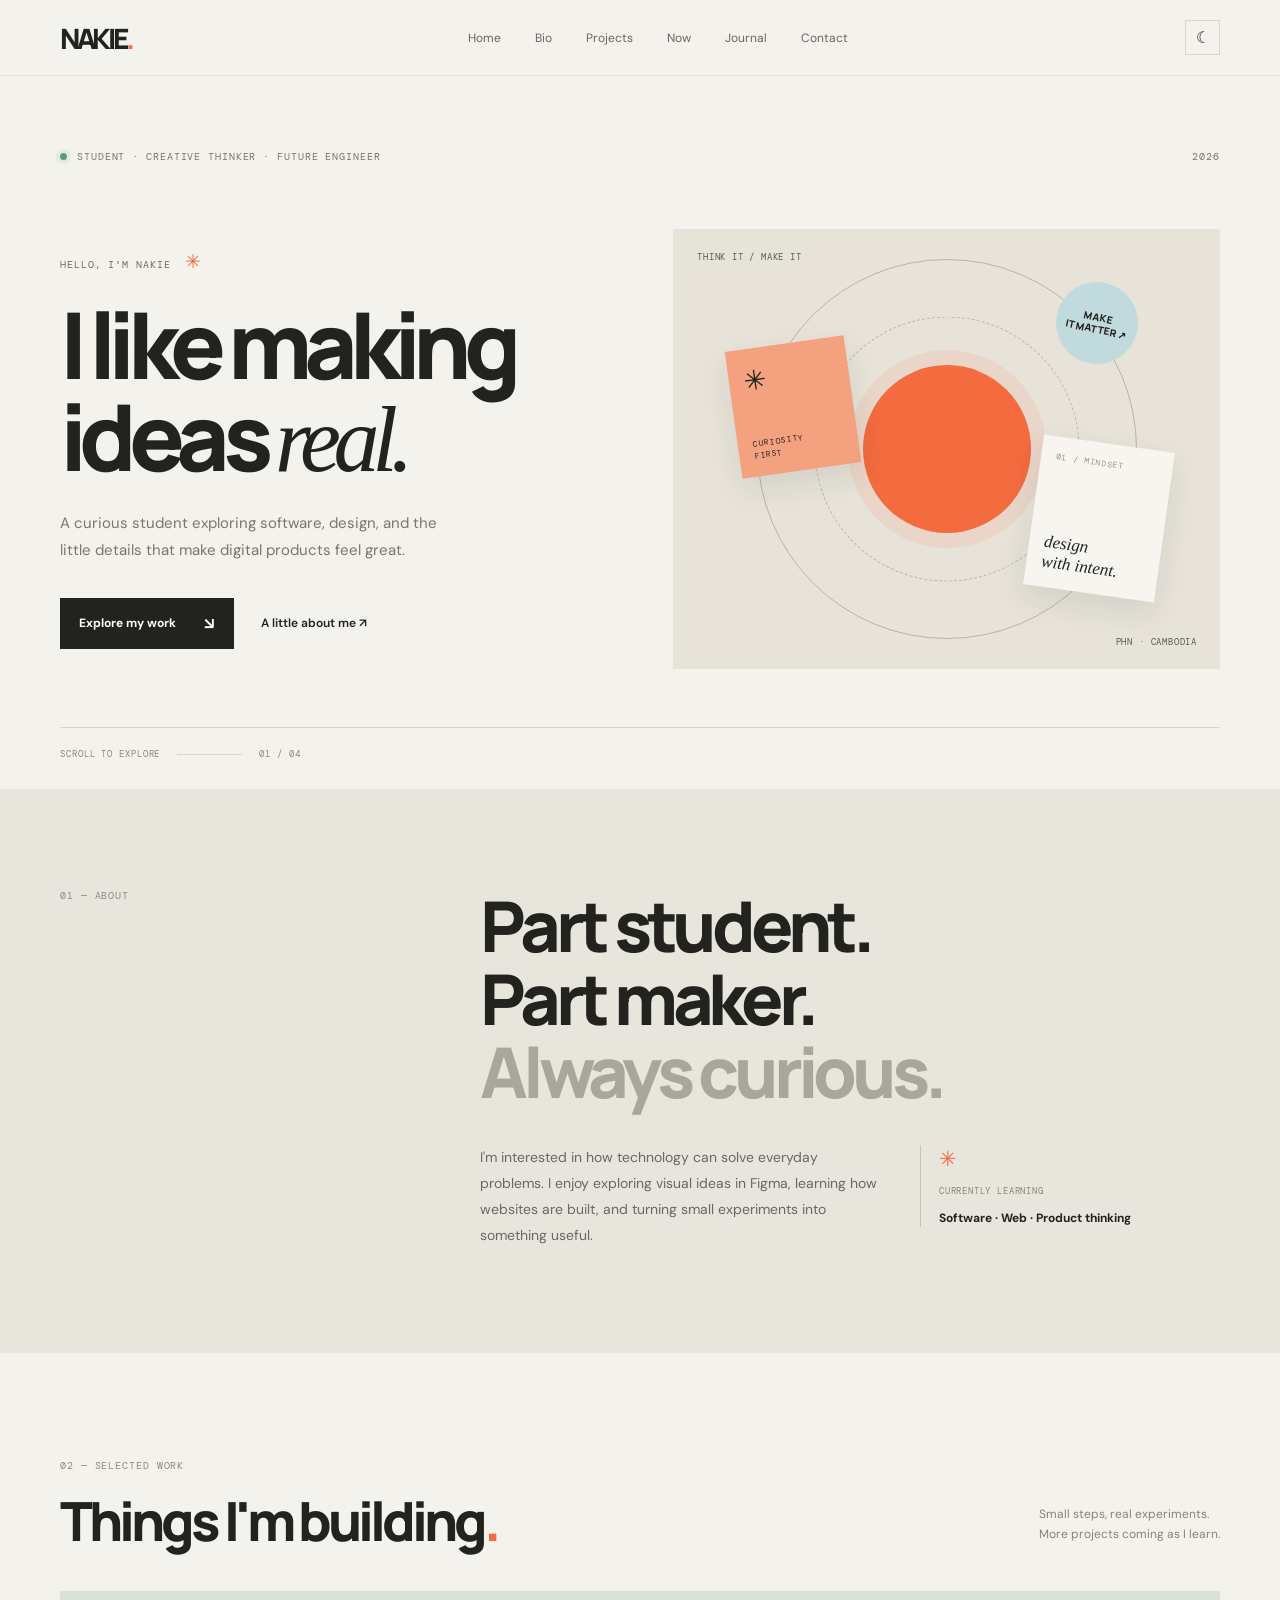
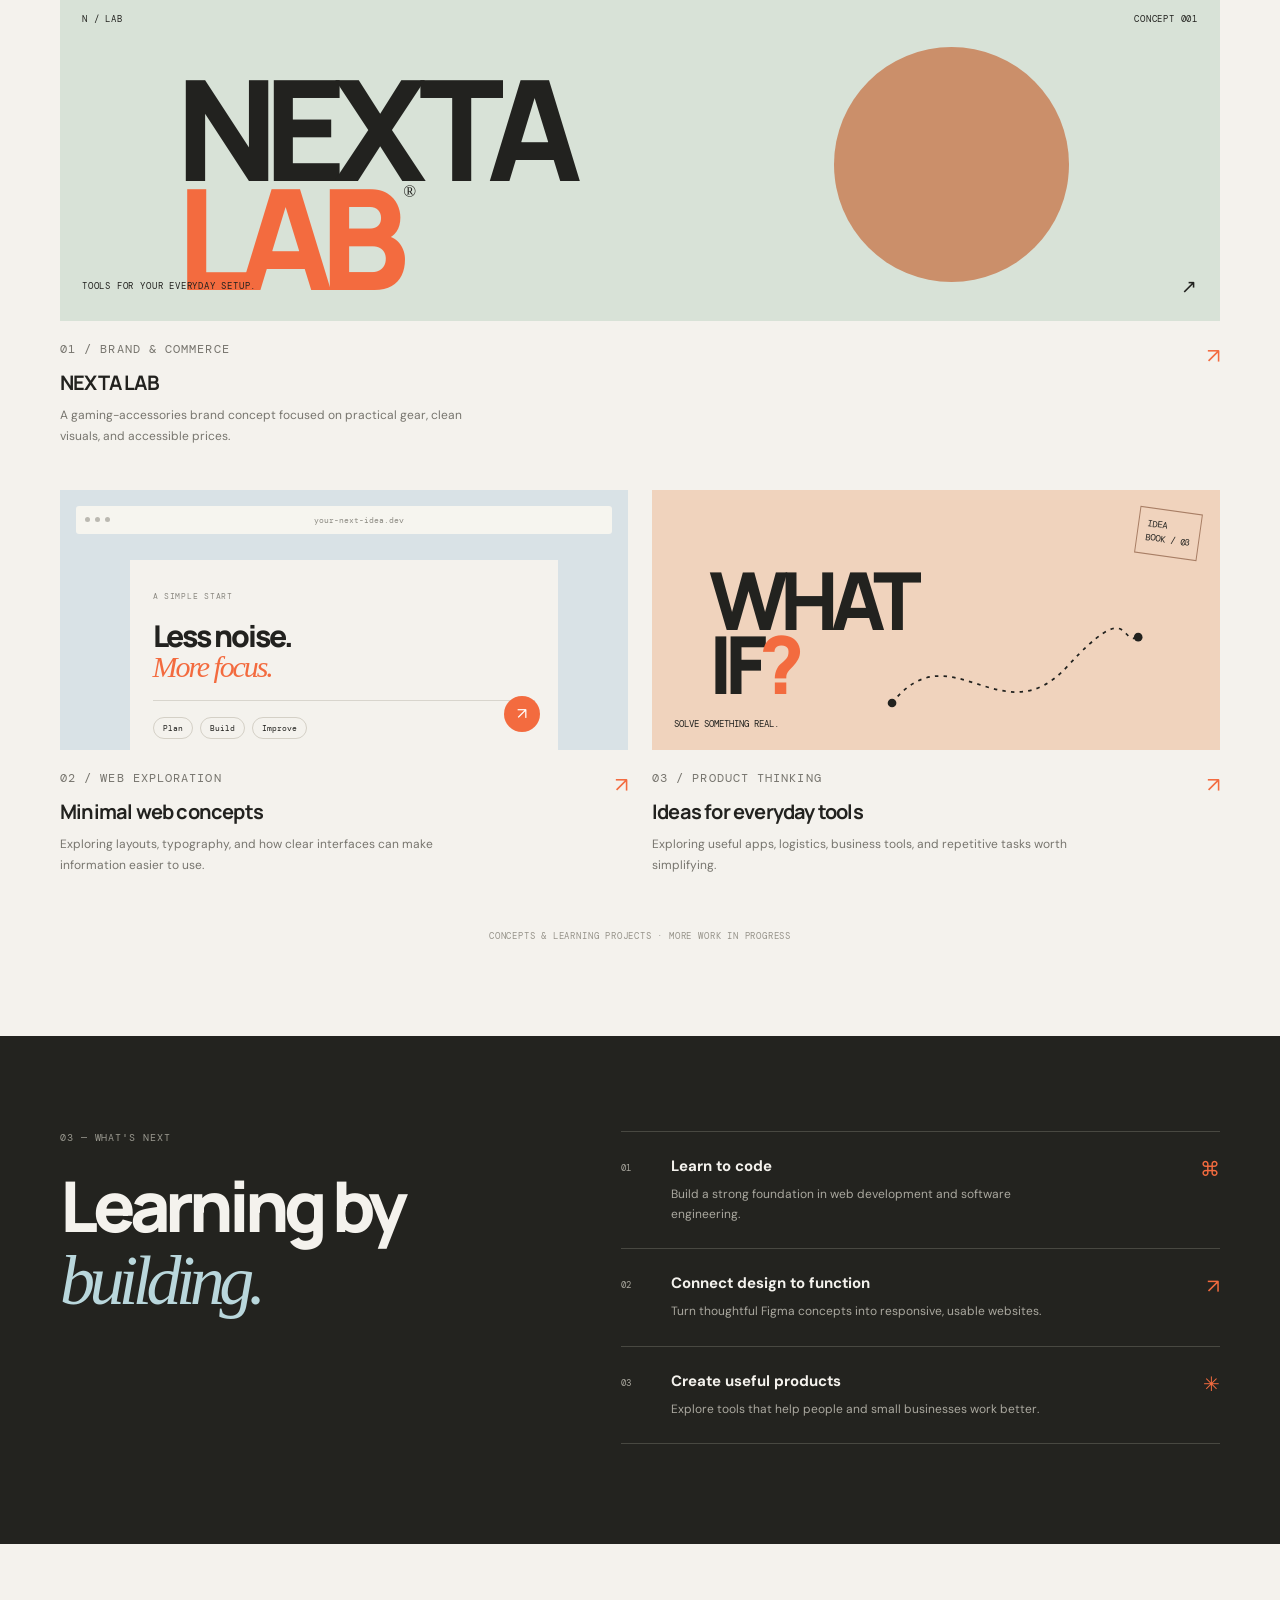
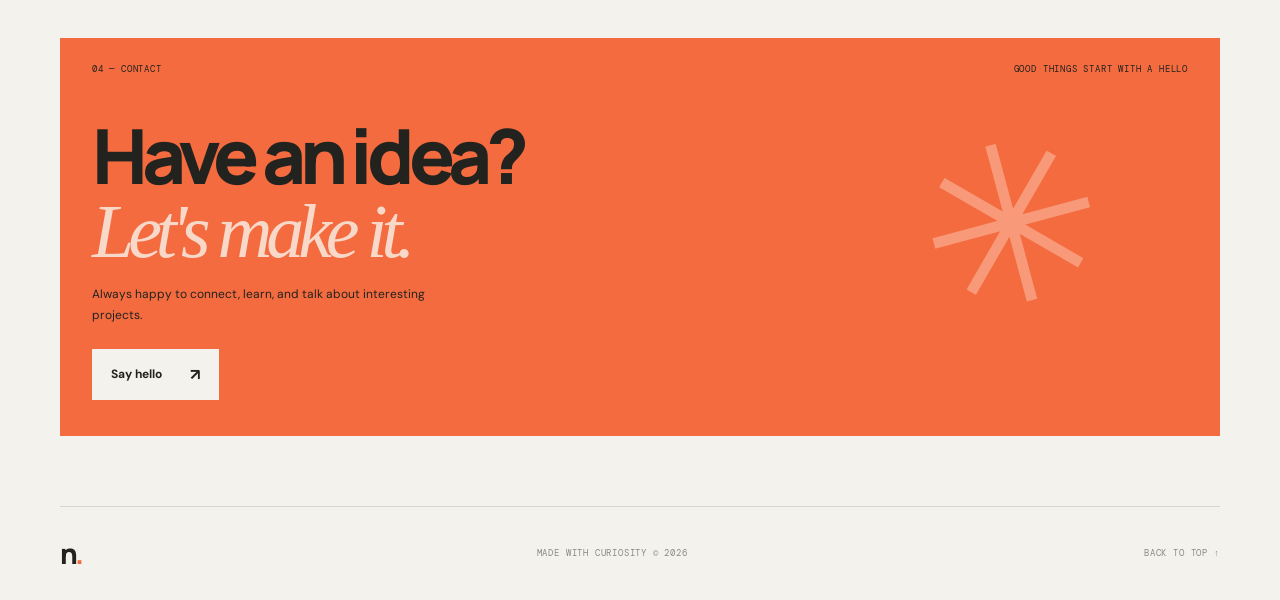
<file: index.html>
<!DOCTYPE html>
<html lang="en">
<head>
  <meta charset="UTF-8">
  <meta name="viewport" content="width=device-width, initial-scale=1.0">
  <meta name="theme-color" content="#f4f2ed">
  <meta name="description" content="Nakie's personal portfolio, exploring software, design, and digital products.">
  <title>Nakie — Making Ideas Real</title>

  <link rel="preconnect" href="https://fonts.googleapis.com">
  <link rel="preconnect" href="https://fonts.gstatic.com" crossorigin>
  <link href="https://fonts.googleapis.com/css2?family=DM+Mono&family=DM+Sans:wght@400;500;600;700&family=Manrope:wght@400;500;600;700;800&display=swap" rel="stylesheet">

  <link rel="stylesheet" href="style.css">
  <script src="script.js" defer></script>
</head>
<body>

<header class="navbar">
  <a href="index.html" class="logo">NAKIE<span class="orange">.</span></a>

  <nav class="nav-links" data-nav-links>
    <a href="index.html">Home</a>
    <a href="bio.html">Bio</a>
    <a href="projects.html">Projects</a>
    <a href="now.html">Now</a>
    <a href="journal.html">Journal</a>
    <a href="contact.html">Contact</a>
  </nav>

  <div class="nav-actions">
    <button
      class="theme-toggle"
      data-theme-toggle
      type="button"
      aria-label="Toggle dark mode"
    >◐</button>

    <button
      class="menu-toggle"
      data-menu-toggle
      type="button"
      aria-label="Toggle navigation"
      aria-expanded="false"
    >☰</button>
  </div>
</header>


  <main>
    <section class="hero section" id="home">
      <div class="status">
        <span class="status-dot"></span>
        STUDENT · CREATIVE THINKER · FUTURE ENGINEER
        <span class="status-year">2026</span>
      </div>

      <div class="hero-grid">
        <div class="hero-content">
          <p class="eyebrow">HELLO, I'M NAKIE <span class="orange">✳</span></p>

          <h1>I like making<br>ideas <span class="serif">real.</span></h1>

          <p class="hero-description">
            A curious student exploring software, design, and the little
            details that make digital products feel great.
          </p>

          <div class="hero-actions">
            <a href="#work" class="button button-dark">
              Explore my work <span>↘</span>
            </a>
            <a href="#about" class="text-link">A little about me ↗</a>
          </div>
        </div>

        <div class="hero-art" aria-label="Abstract creative composition">
          <span class="art-label top-label">THINK IT / MAKE IT</span>

          <div class="orbit orbit-one"></div>
          <div class="orbit orbit-two"></div>
          <div class="sun"></div>

          <div class="art-card card-orange">
            <span class="card-symbol">✳</span>
            <span class="small-mono">CURIOSITY<br>FIRST</span>
          </div>

          <div class="art-card card-paper">
            <span class="small-mono">01 / MINDSET</span>
            <span class="paper-text">design<br>with intent.</span>
          </div>

          <div class="art-sticker">MAKE<br>IT MATTER ↗</div>
          <span class="art-label bottom-label">PHN · CAMBODIA</span>
        </div>
      </div>

      <div class="hero-bottom">
        <span>SCROLL TO EXPLORE</span>
        <span class="scroll-line"></span>
        <span>01 / 04</span>
      </div>
    </section>

    <section class="about section" id="about">
      <p class="section-label">01 — ABOUT</p>

      <div class="about-content">
        <h2>Part student.<br>Part maker.<br><span class="muted">Always curious.</span></h2>

        <div class="about-bottom">
          <p>
            I'm interested in how technology can solve everyday problems.
            I enjoy exploring visual ideas in Figma, learning how websites
            are built, and turning small experiments into something useful.
          </p>

          <div class="learning-note">
            <span class="orange note-star">✳</span>
            <span class="small-mono">CURRENTLY LEARNING</span>
            <strong>Software · Web · Product thinking</strong>
          </div>
        </div>
      </div>
    </section>

    <section class="work section" id="work">
      <div class="section-heading">
        <div>
          <p class="section-label">02 — SELECTED WORK</p>
          <h2>Things I'm building<span class="orange">.</span></h2>
        </div>

        <p class="heading-note">
          Small steps, real experiments.<br>
          More projects coming as I learn.
        </p>
      </div>

      <div class="project-grid">
        <article class="project project-featured">
          <a href="#contact" class="project-visual nexta-visual" aria-label="Discuss the NEXTA LAB project">
            <div class="visual-top">
              <span>N / LAB</span>
              <span>CONCEPT 001</span>
            </div>

            <div class="nexta-type">NEXTA<br><span>LAB</span><sup>®</sup></div>
            <div class="nexta-orb"></div>

            <div class="visual-bottom">
              <span>TOOLS FOR YOUR EVERYDAY SETUP.</span>
              <span>↗</span>
            </div>
          </a>

          <div class="project-info">
            <div>
              <p class="project-type">01 / BRAND & COMMERCE</p>
              <h3>NEXTA LAB</h3>
              <p>
                A gaming-accessories brand concept focused on practical gear,
                clean visuals, and accessible prices.
              </p>
            </div>
            <span class="project-arrow">↗</span>
          </div>
        </article>

        <article class="project">
          <div class="project-visual interface-visual">
            <div class="browser-bar">
              <span></span><span></span><span></span>
              <small>your-next-idea.dev</small>
            </div>

            <div class="ui-content">
              <span class="small-mono">A SIMPLE START</span>
              <h3>Less noise.<br><em>More focus.</em></h3>
              <div class="ui-line"></div>
              <div class="ui-pills">
                <span>Plan</span><span>Build</span><span>Improve</span>
              </div>
              <div class="ui-circle">↗</div>
            </div>
          </div>

          <div class="project-info">
            <div>
              <p class="project-type">02 / WEB EXPLORATION</p>
              <h3>Minimal web concepts</h3>
              <p>
                Exploring layouts, typography, and how clear interfaces
                can make information easier to use.
              </p>
            </div>
            <span class="project-arrow">↗</span>
          </div>
        </article>

        <article class="project">
          <div class="project-visual idea-visual">
            <span class="idea-stamp">IDEA<br>BOOK / 03</span>
            <div class="idea-big">WHAT<br>IF<span>?</span></div>

            <svg class="idea-path" viewBox="0 0 300 120" aria-hidden="true">
              <path d="M8 90 C75 5 135 130 210 48 S270 25 292 14"
                    fill="none" stroke="currentColor"
                    stroke-width="2" stroke-dasharray="4 6"/>
              <circle cx="8" cy="90" r="5" fill="currentColor"/>
              <circle cx="292" cy="14" r="5" fill="currentColor"/>
            </svg>

            <span class="idea-footer">SOLVE SOMETHING REAL.</span>
          </div>

          <div class="project-info">
            <div>
              <p class="project-type">03 / PRODUCT THINKING</p>
              <h3>Ideas for everyday tools</h3>
              <p>
                Exploring useful apps, logistics, business tools,
                and repetitive tasks worth simplifying.
              </p>
            </div>
            <span class="project-arrow">↗</span>
          </div>
        </article>
      </div>

      <p class="project-disclaimer">
        CONCEPTS & LEARNING PROJECTS · MORE WORK IN PROGRESS
      </p>
    </section>

    <section class="future section" id="future">
      <div class="future-heading">
        <p class="section-label">03 — WHAT'S NEXT</p>
        <h2>Learning by<br><span class="serif">building.</span></h2>
      </div>

      <div class="future-list">
        <article class="future-item">
          <span class="future-number">01</span>
          <div>
            <h3>Learn to code</h3>
            <p>Build a strong foundation in web development and software engineering.</p>
          </div>
          <span class="future-icon">⌘</span>
        </article>

        <article class="future-item">
          <span class="future-number">02</span>
          <div>
            <h3>Connect design to function</h3>
            <p>Turn thoughtful Figma concepts into responsive, usable websites.</p>
          </div>
          <span class="future-icon">↗</span>
        </article>

        <article class="future-item">
          <span class="future-number">03</span>
          <div>
            <h3>Create useful products</h3>
            <p>Explore tools that help people and small businesses work better.</p>
          </div>
          <span class="future-icon">✳</span>
        </article>
      </div>
    </section>

    <section class="contact section" id="contact">
      <div class="contact-panel">
        <div class="contact-top">
          <span>04 — CONTACT</span>
          <span>GOOD THINGS START WITH A HELLO</span>
        </div>

        <h2>Have an idea?<br><span class="serif">Let's make it.</span></h2>

        <p>
          Always happy to connect, learn, and talk about interesting projects.
        </p>

        <!-- Replace this email with your real email address. -->
        <a class="button button-light" href="mailto:hello@example.com">
          Say hello <span>↗</span>
        </a>

        <div class="contact-spark">✳</div>
      </div>
    </section>
  </main>

  <footer class="footer section">
    <a href="#home" class="logo">n<span>.</span></a>
    <span>MADE WITH CURIOSITY © 2026</span>
    <a href="#home" class="back-top">BACK TO TOP ↑</a>
  </footer>
</body>
</html>
</file>
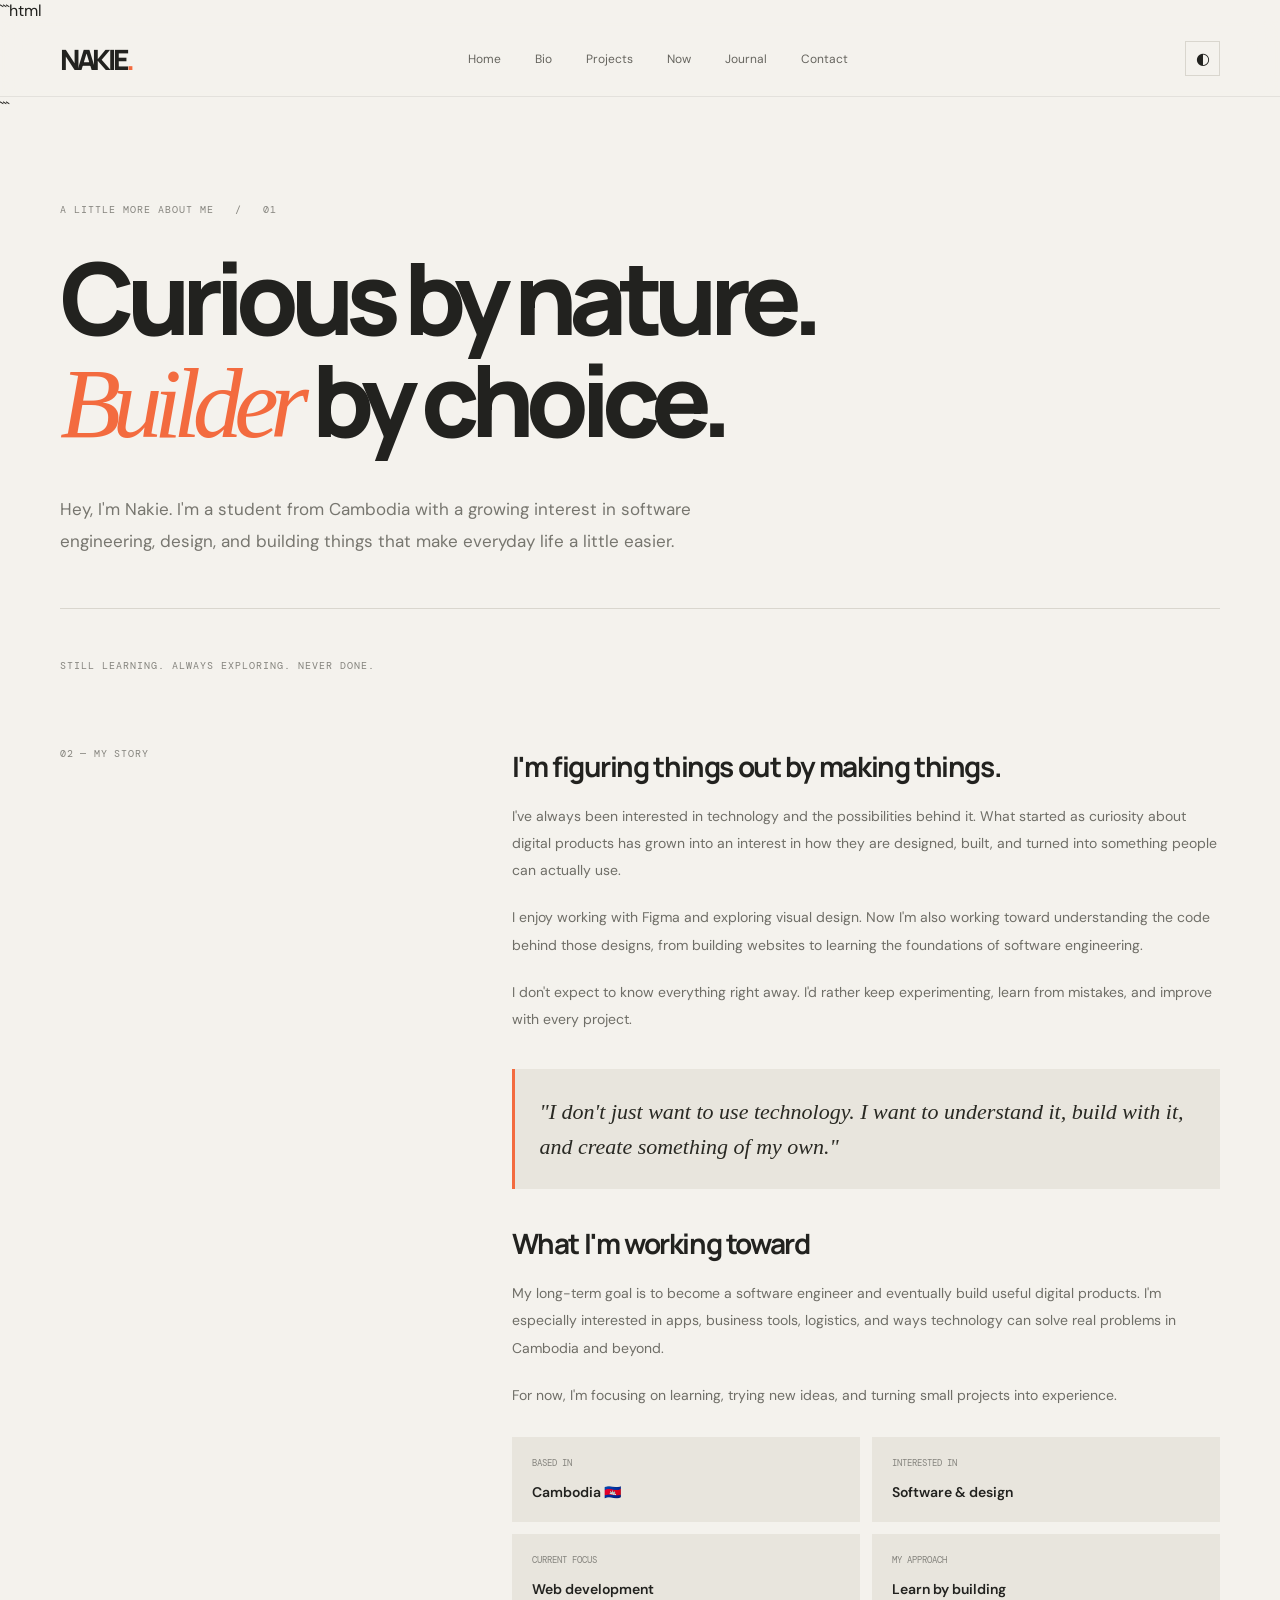
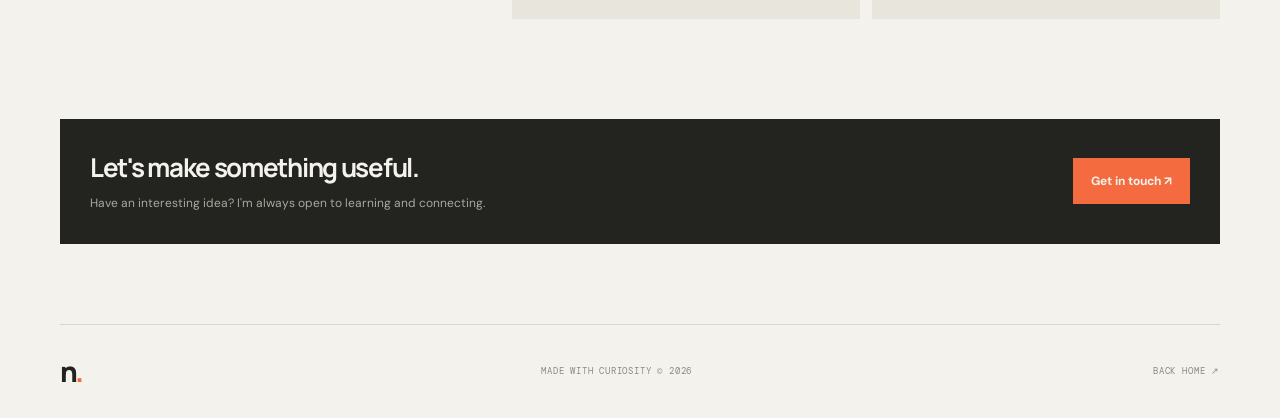
<file: bio.html>
<!DOCTYPE html>
<html lang="en">
<head>
  <meta charset="UTF-8">
  <meta name="viewport" content="width=device-width, initial-scale=1.0">
  <meta name="theme-color" content="#f4f2ed">
  <title>About Me — Nakie</title>
  <link rel="preconnect" href="https://fonts.googleapis.com">
  <link rel="preconnect" href="https://fonts.gstatic.com" crossorigin>
  <link href="https://fonts.googleapis.com/css2?family=DM+Mono&family=DM+Sans:wght@400;500;600;700&family=Manrope:wght@400;500;600;700;800&display=swap" rel="stylesheet">
  <link rel="stylesheet" href="style.css">
  <style>
    .bio-hero { padding: 85px 0 75px; }
    .bio-label { font: 10px "DM Mono", monospace; letter-spacing: .1em; color: #85847e; }
    .bio-hero h1 { font: 800 clamp(54px, 8vw, 100px)/.98 "Manrope", sans-serif; letter-spacing: -.085em; margin: 32px 0; }
    .bio-hero h1 em { font: italic 400 1em Georgia, serif; color: #f36b3f; }
    .bio-lead { max-width: 650px; color: #77766f; font-size: 17px; line-height: 1.9; }
    .bio-divider { height: 1px; background: #d9d6ce; margin: 50px 0; }
    .bio-layout { display: grid; grid-template-columns: .7fr 1.3fr; gap: 70px; padding-bottom: 100px; }
    .bio-sidebar { font: 10px "DM Mono", monospace; letter-spacing: .08em; color: #85847e; }
    .bio-content h2 { font: 700 28px "Manrope", sans-serif; letter-spacing: -.05em; margin-bottom: 18px; }
    .bio-content p { color: #6f6e67; font-size: 14px; line-height: 1.95; margin-bottom: 20px; }
    .bio-highlight { margin: 35px 0; padding: 25px; background: #e8e5dd; border-left: 3px solid #f36b3f; }
    .bio-highlight p { margin: 0; font: italic 22px/1.6 Georgia, serif; color: #292923; }
    .bio-facts { display: grid; grid-template-columns: 1fr 1fr; gap: 12px; margin-top: 28px; }
    .bio-fact { padding: 20px; background: #e8e5dd; }
    .bio-fact span { display: block; font: 9px "DM Mono", monospace; color: #85847e; margin-bottom: 12px; }
    .bio-fact strong { font: 600 14px "DM Sans", sans-serif; }
    .bio-cta { padding: 30px; background: #23231f; color: #f4f2ed; margin-bottom: 80px; display: flex; justify-content: space-between; align-items: center; gap: 25px; }
    .bio-cta h2 { font: 700 26px "Manrope", sans-serif; letter-spacing: -.05em; margin-bottom: 8px; }
    .bio-cta p { font-size: 12px; color: #aaa89f; line-height: 1.7; }
    .bio-cta a { background: #f36b3f; padding: 15px 18px; font-size: 12px; font-weight: 700; white-space: nowrap; }
    @media(max-width:700px) {
      .bio-hero { padding: 60px 0 45px; }
      .bio-layout { grid-template-columns: 1fr; gap: 24px; padding-bottom: 60px; }
      .bio-facts { grid-template-columns: 1fr 1fr; }
      .bio-cta { flex-direction: column; align-items: flex-start; }
    }
  </style>
</head>
<body>
  ```html
<header class="navbar">
  <a href="index.html" class="logo">NAKIE<span class="orange">.</span></a>

  <nav class="nav-links" data-nav-links>
    <a href="index.html">Home</a>
    <a href="bio.html">Bio</a>
    <a href="projects.html">Projects</a>
    <a href="now.html">Now</a>
    <a href="journal.html">Journal</a>
    <a href="contact.html">Contact</a>
  </nav>

  <div class="nav-actions">
    <button
      class="theme-toggle"
      data-theme-toggle
      type="button"
      aria-label="Toggle dark mode"
    >◐</button>

    <button
      class="menu-toggle"
      data-menu-toggle
      type="button"
      aria-label="Toggle navigation"
      aria-expanded="false"
    >☰</button>
  </div>
</header>
```

  <main>
    <section class="bio-hero section">
      <p class="bio-label">A LITTLE MORE ABOUT ME &nbsp; / &nbsp; 01</p>
      <h1>Curious by nature.<br><em>Builder</em> by choice.</h1>
      <p class="bio-lead">
        Hey, I'm Nakie. I'm a student from Cambodia with a growing interest
        in software engineering, design, and building things that make
        everyday life a little easier.
      </p>
      <div class="bio-divider"></div>
      <p class="bio-label">STILL LEARNING. ALWAYS EXPLORING. NEVER DONE.</p>
    </section>

    <section class="bio-layout section">
      <aside class="bio-sidebar">02 — MY STORY</aside>

      <div class="bio-content">
        <h2>I'm figuring things out by making things.</h2>
        <p>
          I've always been interested in technology and the possibilities
          behind it. What started as curiosity about digital products has
          grown into an interest in how they are designed, built, and
          turned into something people can actually use.
        </p>
        <p>
          I enjoy working with Figma and exploring visual design. Now I'm
          also working toward understanding the code behind those designs,
          from building websites to learning the foundations of software
          engineering.
        </p>
        <p>
          I don't expect to know everything right away. I'd rather keep
          experimenting, learn from mistakes, and improve with every project.
        </p>

        <div class="bio-highlight">
          <p>"I don't just want to use technology. I want to understand it, build with it, and create something of my own."</p>
        </div>

        <h2>What I'm working toward</h2>
        <p>
          My long-term goal is to become a software engineer and eventually
          build useful digital products. I'm especially interested in apps,
          business tools, logistics, and ways technology can solve real
          problems in Cambodia and beyond.
        </p>
        <p>
          For now, I'm focusing on learning, trying new ideas, and turning
          small projects into experience.
        </p>

        <div class="bio-facts">
          <div class="bio-fact">
            <span>BASED IN</span>
            <strong>Cambodia 🇰🇭</strong>
          </div>
          <div class="bio-fact">
            <span>INTERESTED IN</span>
            <strong>Software & design</strong>
          </div>
          <div class="bio-fact">
            <span>CURRENT FOCUS</span>
            <strong>Web development</strong>
          </div>
          <div class="bio-fact">
            <span>MY APPROACH</span>
            <strong>Learn by building</strong>
          </div>
        </div>
      </div>
    </section>

    <section class="bio-cta section" id="contact">
      <div>
        <h2>Let's make something useful.</h2>
        <p>Have an interesting idea? I'm always open to learning and connecting.</p>
      </div>
      <a href="mailto:hello@example.com">Get in touch ↗</a>
    </section>
  </main>

  <footer class="footer section">
    <a href="index.html" class="logo">n<span>.</span></a>
    <span>MADE WITH CURIOSITY © 2026</span>
    <a href="index.html" class="back-top">BACK HOME ↗</a>
  </footer>
</body>
</html>
</file>
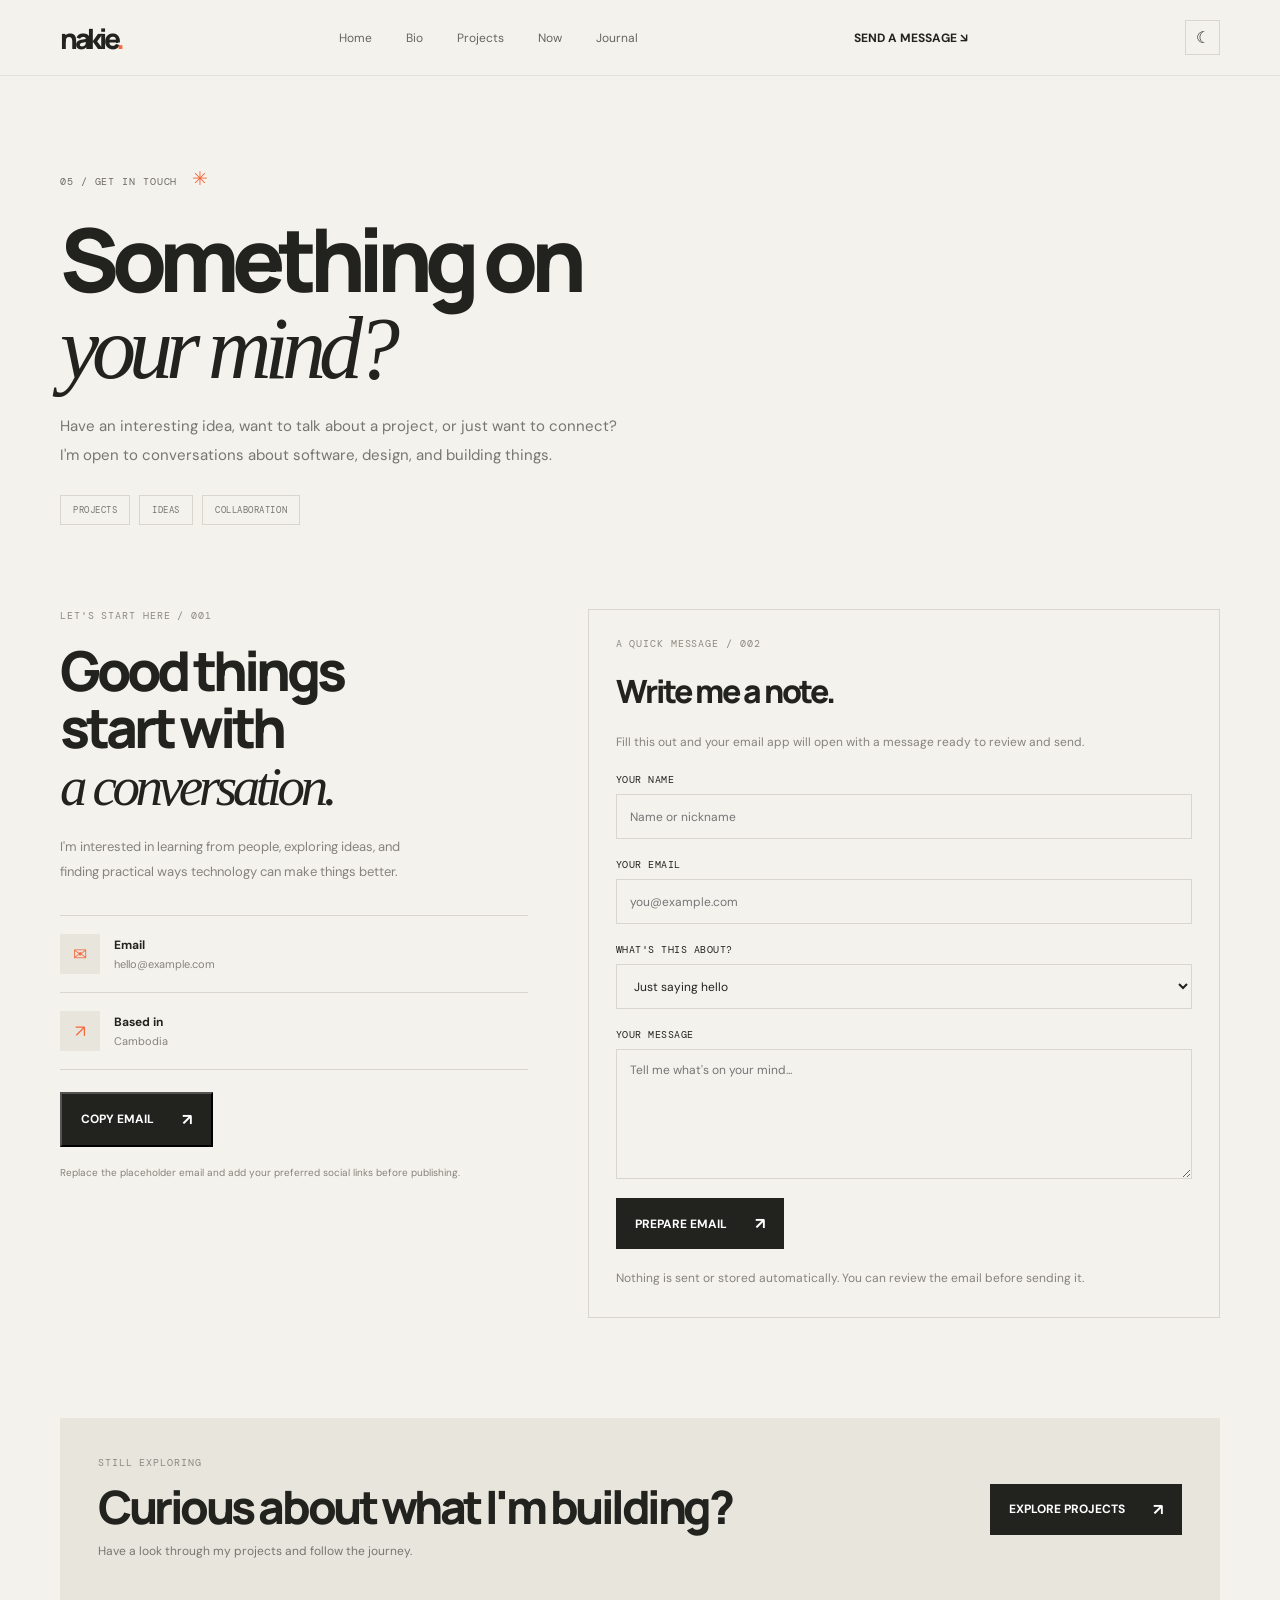
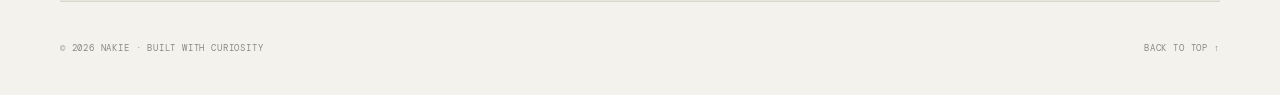
<file: contact.html>
<!doctype html>
<html lang="en">
<head>
  <meta charset="utf-8">
  <meta name="viewport" content="width=device-width, initial-scale=1">
  <meta name="description" content="Contact Nakie about projects, ideas, and collaborations.">
  <title>Contact — Nakie</title>
  <script>
    try {
      const t = localStorage.getItem("nakie-theme");
      if (t) document.documentElement.dataset.theme = t;
    } catch {}
  </script>
  <link href="https://fonts.googleapis.com/css2?family=DM+Mono:wght@400;500&family=DM+Sans:wght@400;500;600;700&family=Manrope:wght@400;500;600;700;800&display=swap" rel="stylesheet">
  <link rel="stylesheet" href="style.css">
  <script src="script.js" defer></script>
</head>
<body>
<header class="navbar">
  <a class="logo" href="index.html">nakie<span>.</span></a>
  <nav class="nav-links" data-nav-links aria-label="Main navigation">
    <a href="index.html">Home</a><a href="bio.html">Bio</a>
    <a href="projects.html">Projects</a><a href="now.html">Now</a>
    <a href="journal.html">Journal</a>
  </nav>
  <a class="nav-contact" href="#message">SEND A MESSAGE ↘</a>
  <button class="theme-toggle" data-theme-toggle type="button" aria-label="Switch theme">☾</button>
  <button class="menu-toggle" data-menu-toggle type="button" aria-label="Open navigation" aria-expanded="false">☰</button>
</header>

<main>
  <section class="section inner-hero">
    <div class="eyebrow">05 / GET IN TOUCH <span class="orange">✳</span></div>
    <h1>Something on<br><span class="serif">your mind?</span></h1>
    <p>Have an interesting idea, want to talk about a project, or just want to connect? I'm open to conversations about software, design, and building things.</p>
    <div class="inner-meta"><span>PROJECTS</span><span>IDEAS</span><span>COLLABORATION</span></div>
  </section>

  <section class="section inner-section" id="message">
    <div class="contact-layout">
      <div class="reveal">
        <div class="section-label">LET'S START HERE / 001</div>
        <h2 style="font:800 clamp(35px,5vw,55px)/1.03 var(--display);letter-spacing:-.075em;margin-top:20px">Good things<br>start with<br><span class="serif">a conversation.</span></h2>
        <p style="margin-top:20px;color:#85837b;font-size:13px;line-height:1.9;max-width:380px">I'm interested in learning from people, exploring ideas, and finding practical ways technology can make things better.</p>

        <div class="contact-details">
          <div class="contact-detail">
            <span class="inner-icon">✉</span>
            <div><strong>Email</strong><small id="contact-email-display">hello@example.com</small></div>
          </div>
          <div class="contact-detail">
            <span class="inner-icon">↗</span>
            <div><strong>Based in</strong><small>Cambodia</small></div>
          </div>
        </div>

        <button class="button button-dark" type="button" data-copy-email="hello@example.com" style="margin-top:22px">COPY EMAIL <span>↗</span></button>
        <p style="margin-top:17px;color:#85837b;font-size:10px;line-height:1.8">Replace the placeholder email and add your preferred social links before publishing.</p>
      </div>

      <form class="contact-form reveal" data-contact-form data-recipient="hello@example.com">
        <div class="section-label">A QUICK MESSAGE / 002</div>
        <h2>Write me a note.</h2>
        <p>Fill this out and your email app will open with a message ready to review and send.</p>

        <div class="form-field">
          <label for="name">YOUR NAME</label>
          <input class="form-input" id="name" name="name" autocomplete="name" placeholder="Name or nickname" required>
        </div>

        <div class="form-field">
          <label for="email">YOUR EMAIL</label>
          <input class="form-input" id="email" name="email" type="email" autocomplete="email" placeholder="you@example.com" required>
        </div>

        <div class="form-field">
          <label for="topic">WHAT'S THIS ABOUT?</label>
          <select class="form-input" id="topic" name="topic">
            <option>Just saying hello</option>
            <option>Project collaboration</option>
            <option>Website or design</option>
            <option>NEXTA LAB</option>
            <option>Something else</option>
          </select>
        </div>

        <div class="form-field">
          <label for="message">YOUR MESSAGE</label>
          <textarea class="form-input" id="message" name="message" placeholder="Tell me what's on your mind..." required></textarea>
        </div>

        <button class="button button-dark form-submit" type="submit">PREPARE EMAIL <span>↗</span></button>
        <p>Nothing is sent or stored automatically. You can review the email before sending it.</p>
      </form>
    </div>
  </section>

  <section class="section">
    <div class="inner-cta reveal">
      <div><div class="section-label">STILL EXPLORING</div><h2>Curious about what I'm building?</h2><p>Have a look through my projects and follow the journey.</p></div>
      <a class="button button-dark" href="projects.html">EXPLORE PROJECTS <span>↗</span></a>
    </div>
  </section>
</main>

<footer class="section footer">
  <span>© <span data-year></span> NAKIE · BUILT WITH CURIOSITY</span>
  <a class="back-top" href="#" onclick="window.scrollTo({top:0,behavior:'smooth'});return false">BACK TO TOP ↑</a>
</footer>
</body>
</html>
</file>
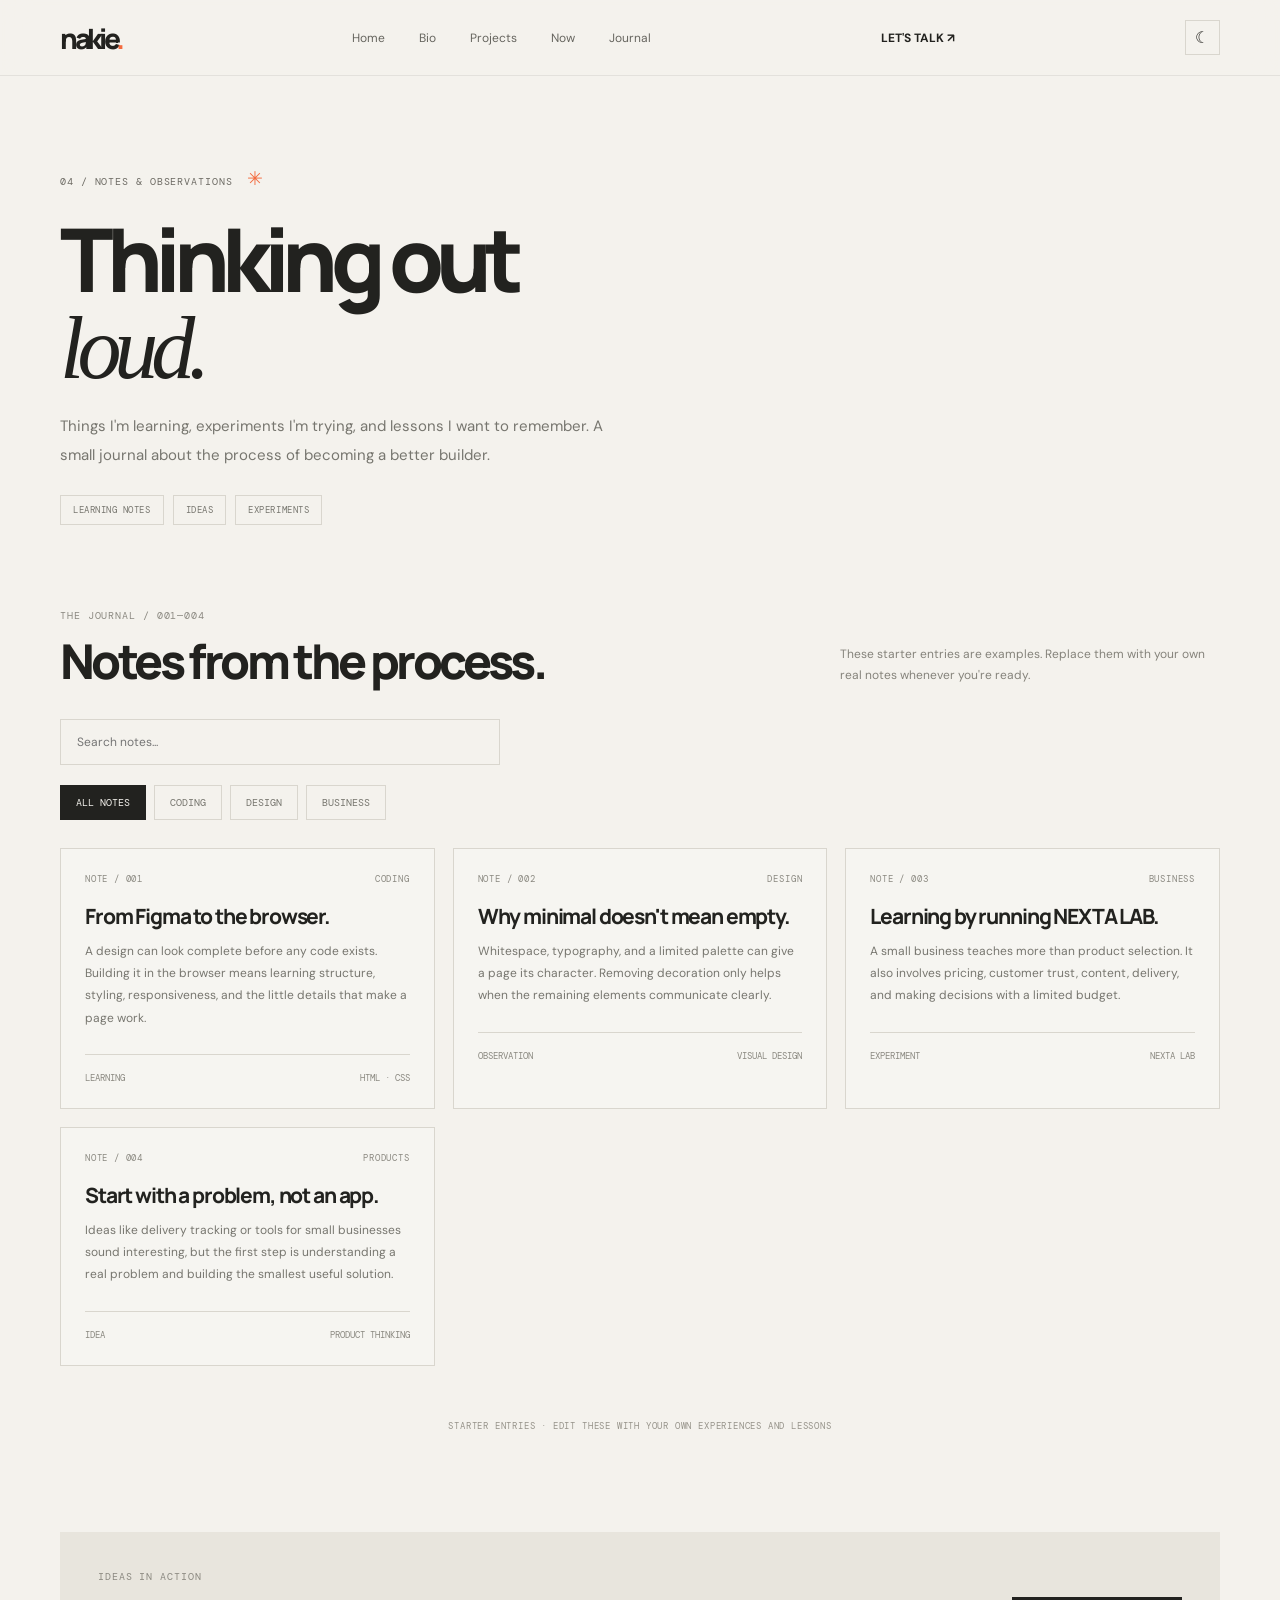
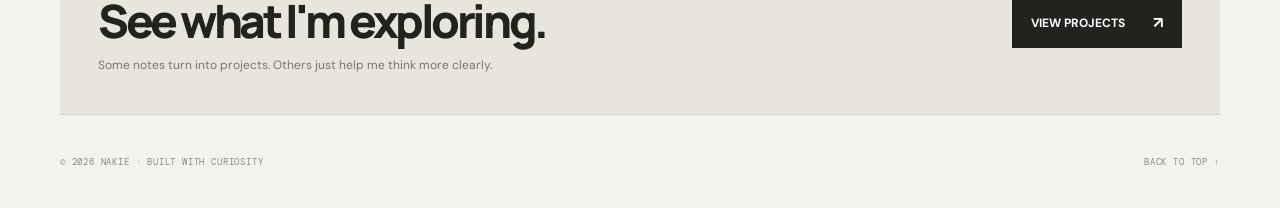
<file: journal.html>
<!doctype html>
<html lang="en">
<head>
  <meta charset="utf-8">
  <meta name="viewport" content="width=device-width, initial-scale=1">
  <meta name="description" content="Notes and experiments from Nakie's journey into software and design.">
  <title>Journal — Nakie</title>
  <script>
    try {
      const t = localStorage.getItem("nakie-theme");
      if (t) document.documentElement.dataset.theme = t;
    } catch {}
  </script>
  <link href="https://fonts.googleapis.com/css2?family=DM+Mono:wght@400;500&family=DM+Sans:wght@400;500;600;700&family=Manrope:wght@400;500;600;700;800&display=swap" rel="stylesheet">
  <link rel="stylesheet" href="style.css">
  <script src="script.js" defer></script>
</head>
<body>
<header class="navbar">
  <a class="logo" href="index.html">nakie<span>.</span></a>
  <nav class="nav-links" data-nav-links aria-label="Main navigation">
    <a href="index.html">Home</a><a href="bio.html">Bio</a>
    <a href="projects.html">Projects</a><a href="now.html">Now</a>
    <a href="journal.html" aria-current="page">Journal</a>
  </nav>
  <a class="nav-contact" href="contact.html">LET'S TALK ↗</a>
  <button class="theme-toggle" data-theme-toggle type="button" aria-label="Switch theme">☾</button>
  <button class="menu-toggle" data-menu-toggle type="button" aria-label="Open navigation" aria-expanded="false">☰</button>
</header>

<main>
  <section class="section inner-hero">
    <div class="eyebrow">04 / NOTES & OBSERVATIONS <span class="orange">✳</span></div>
    <h1>Thinking out<br><span class="serif">loud.</span></h1>
    <p>Things I'm learning, experiments I'm trying, and lessons I want to remember. A small journal about the process of becoming a better builder.</p>
    <div class="inner-meta"><span>LEARNING NOTES</span><span>IDEAS</span><span>EXPERIMENTS</span></div>
  </section>

  <section class="section inner-section">
    <div class="inner-heading reveal">
      <div><div class="section-label">THE JOURNAL / 001—004</div><h2>Notes from the process.</h2></div>
      <p>These starter entries are examples. Replace them with your own real notes whenever you're ready.</p>
    </div>

    <input class="journal-search" data-journal-search type="search" placeholder="Search notes..." aria-label="Search journal notes">

    <div class="filter-bar" aria-label="Journal categories">
      <button class="filter-button" data-journal-filter="all" aria-pressed="true">ALL NOTES</button>
      <button class="filter-button" data-journal-filter="coding" aria-pressed="false">CODING</button>
      <button class="filter-button" data-journal-filter="design" aria-pressed="false">DESIGN</button>
      <button class="filter-button" data-journal-filter="business" aria-pressed="false">BUSINESS</button>
    </div>

    <div class="inner-grid">
      <article class="inner-card reveal" data-journal-category="coding">
        <div class="inner-card-top"><span class="project-type">NOTE / 001</span><span class="project-type">CODING</span></div>
        <h3>From Figma to the browser.</h3>
        <p>A design can look complete before any code exists. Building it in the browser means learning structure, styling, responsiveness, and the little details that make a page work.</p>
        <div class="inner-card-bottom"><span>LEARNING</span><span>HTML · CSS</span></div>
      </article>

      <article class="inner-card reveal" data-journal-category="design">
        <div class="inner-card-top"><span class="project-type">NOTE / 002</span><span class="project-type">DESIGN</span></div>
        <h3>Why minimal doesn't mean empty.</h3>
        <p>Whitespace, typography, and a limited palette can give a page its character. Removing decoration only helps when the remaining elements communicate clearly.</p>
        <div class="inner-card-bottom"><span>OBSERVATION</span><span>VISUAL DESIGN</span></div>
      </article>

      <article class="inner-card reveal" data-journal-category="business">
        <div class="inner-card-top"><span class="project-type">NOTE / 003</span><span class="project-type">BUSINESS</span></div>
        <h3>Learning by running NEXTA LAB.</h3>
        <p>A small business teaches more than product selection. It also involves pricing, customer trust, content, delivery, and making decisions with a limited budget.</p>
        <div class="inner-card-bottom"><span>EXPERIMENT</span><span>NEXTA LAB</span></div>
      </article>

      <article class="inner-card reveal" data-journal-category="coding business">
        <div class="inner-card-top"><span class="project-type">NOTE / 004</span><span class="project-type">PRODUCTS</span></div>
        <h3>Start with a problem, not an app.</h3>
        <p>Ideas like delivery tracking or tools for small businesses sound interesting, but the first step is understanding a real problem and building the smallest useful solution.</p>
        <div class="inner-card-bottom"><span>IDEA</span><span>PRODUCT THINKING</span></div>
      </article>
    </div>

    <p class="project-disclaimer">STARTER ENTRIES · EDIT THESE WITH YOUR OWN EXPERIENCES AND LESSONS</p>
  </section>

  <section class="section">
    <div class="inner-cta reveal">
      <div><div class="section-label">IDEAS IN ACTION</div><h2>See what I'm exploring.</h2><p>Some notes turn into projects. Others just help me think more clearly.</p></div>
      <a class="button button-dark" href="projects.html">VIEW PROJECTS <span>↗</span></a>
    </div>
  </section>
</main>

<footer class="section footer">
  <span>© <span data-year></span> NAKIE · BUILT WITH CURIOSITY</span>
  <a class="back-top" href="#top" onclick="window.scrollTo({top:0,behavior:'smooth'});return false">BACK TO TOP ↑</a>
</footer>
</body>
</html>
</file>
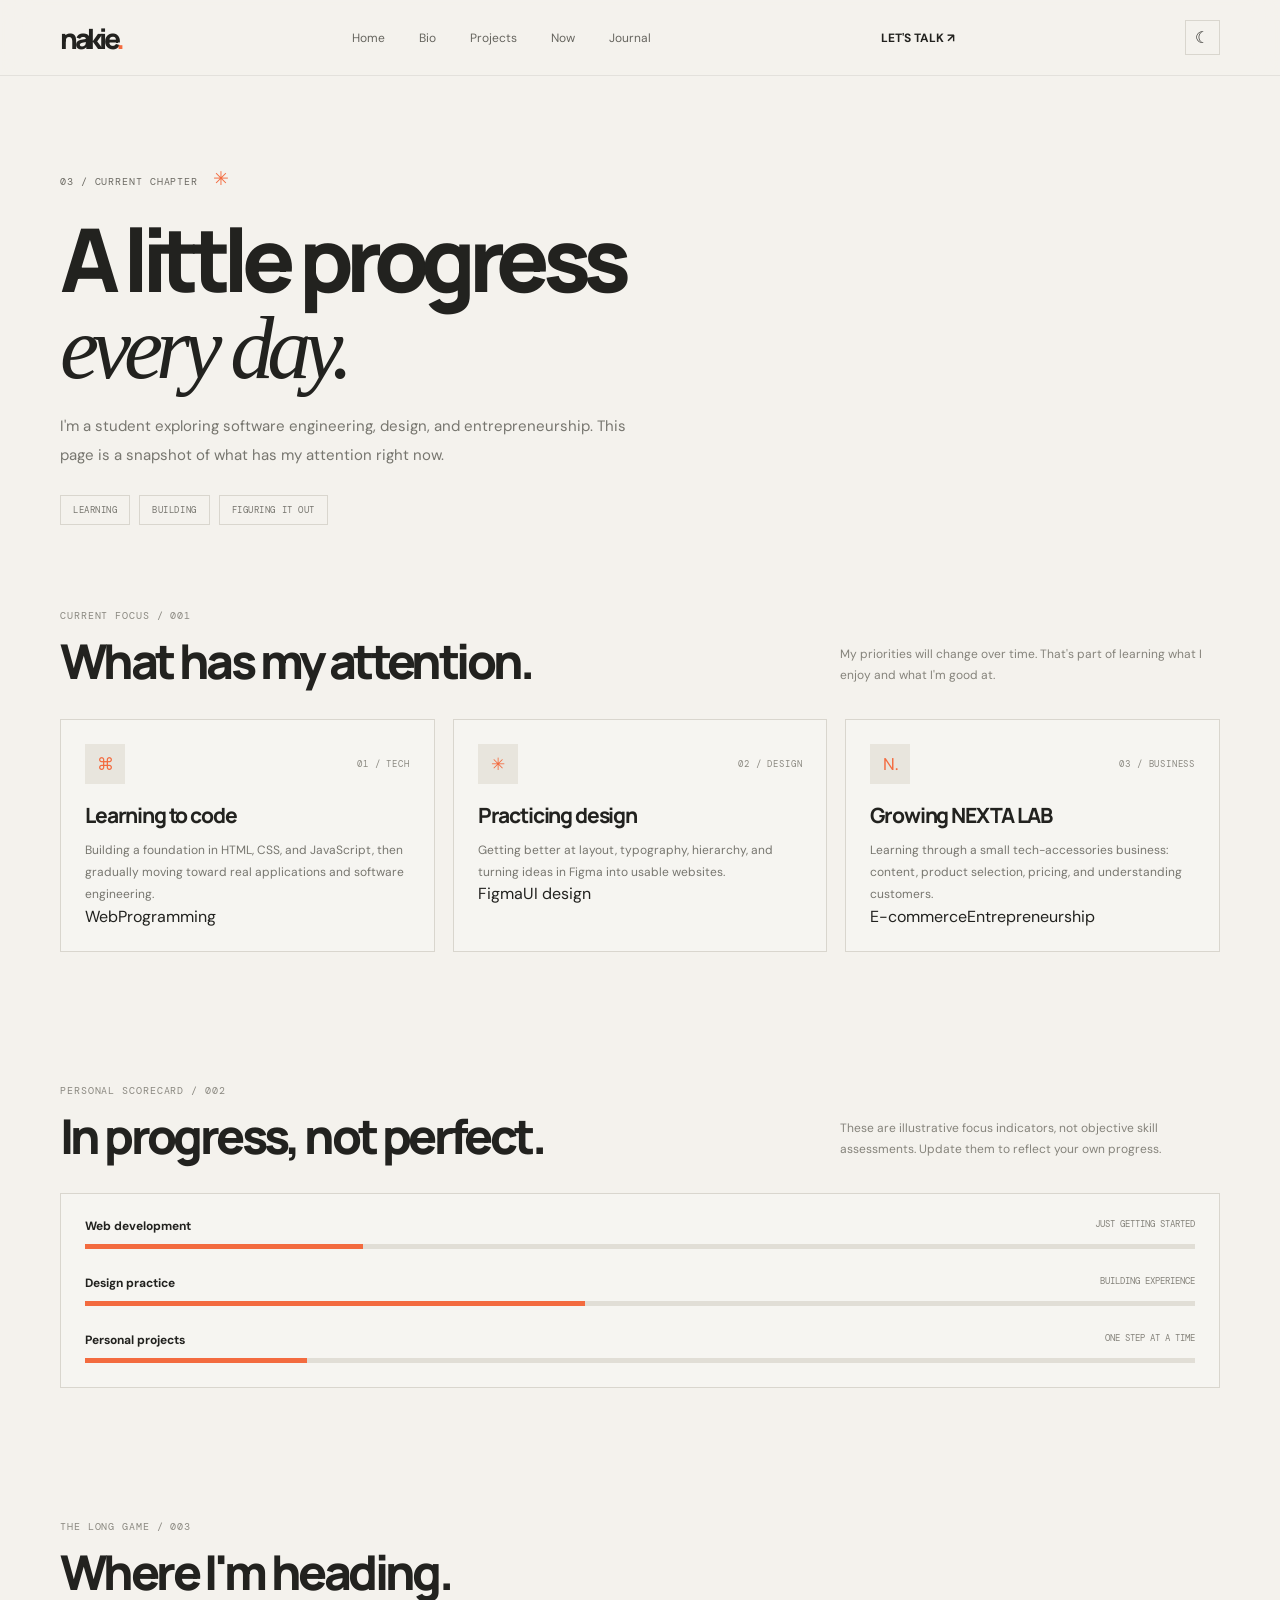
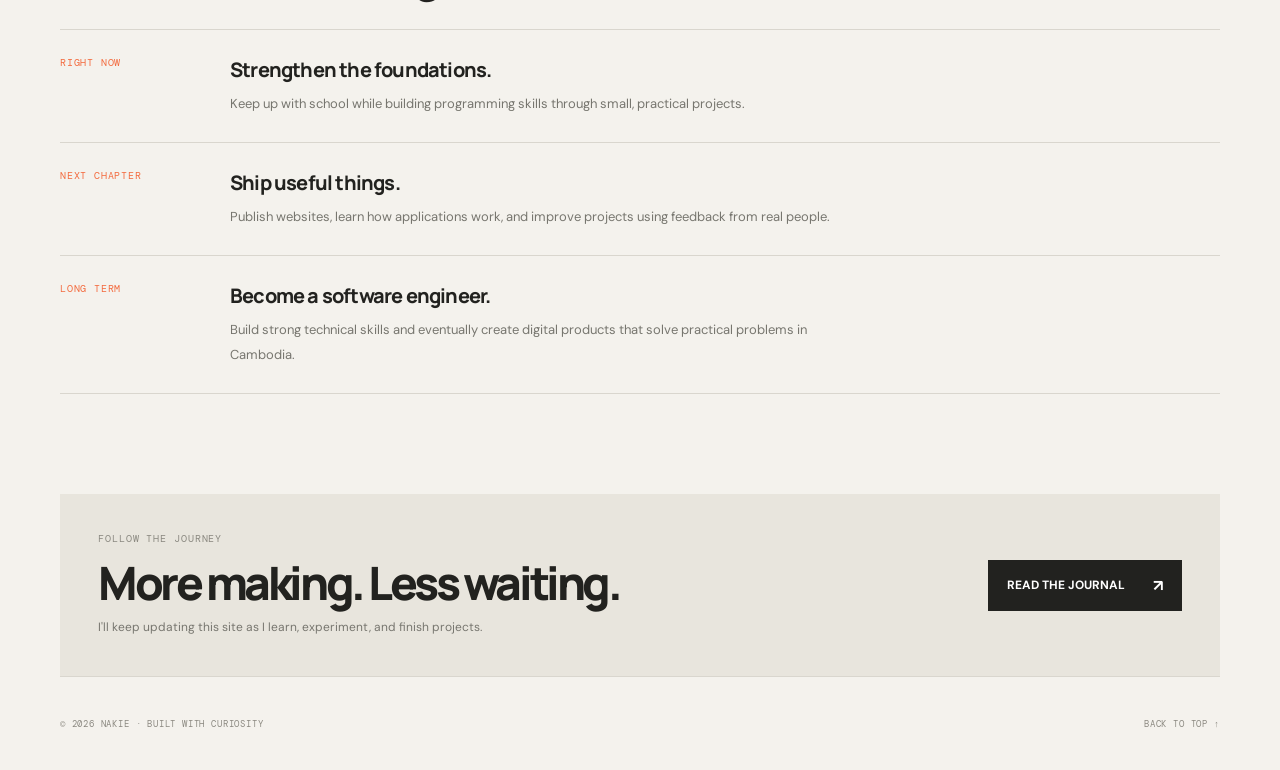
<file: now.html>
<!doctype html>
<html lang="en">
<head>
  <meta charset="utf-8">
  <meta name="viewport" content="width=device-width, initial-scale=1">
  <meta name="description" content="What Nakie is learning, building, and working toward.">
  <title>Now — Nakie</title>
  <script>
    try {
      const t = localStorage.getItem("nakie-theme");
      if (t) document.documentElement.dataset.theme = t;
    } catch {}
  </script>
  <link href="https://fonts.googleapis.com/css2?family=DM+Mono:wght@400;500&family=DM+Sans:wght@400;500;600;700&family=Manrope:wght@400;500;600;700;800&display=swap" rel="stylesheet">
  <link rel="stylesheet" href="style.css">
  <script src="script.js" defer></script>
</head>
<body>
<header class="navbar">
  <a class="logo" href="index.html">nakie<span>.</span></a>
  <nav class="nav-links" data-nav-links aria-label="Main navigation">
    <a href="index.html">Home</a><a href="bio.html">Bio</a>
    <a href="projects.html">Projects</a><a href="now.html" aria-current="page">Now</a>
    <a href="journal.html">Journal</a>
  </nav>
  <a class="nav-contact" href="contact.html">LET'S TALK ↗</a>
  <button class="theme-toggle" data-theme-toggle type="button" aria-label="Switch theme">☾</button>
  <button class="menu-toggle" data-menu-toggle type="button" aria-label="Open navigation" aria-expanded="false">☰</button>
</header>

<main>
  <section class="section inner-hero">
    <div class="eyebrow">03 / CURRENT CHAPTER <span class="orange">✳</span></div>
    <h1>A little progress<br><span class="serif">every day.</span></h1>
    <p>I'm a student exploring software engineering, design, and entrepreneurship. This page is a snapshot of what has my attention right now.</p>
    <div class="inner-meta"><span>LEARNING</span><span>BUILDING</span><span>FIGURING IT OUT</span></div>
  </section>

  <section class="section inner-section">
    <div class="inner-heading reveal">
      <div><div class="section-label">CURRENT FOCUS / 001</div><h2>What has my attention.</h2></div>
      <p>My priorities will change over time. That's part of learning what I enjoy and what I'm good at.</p>
    </div>

    <div class="inner-grid">
      <article class="inner-card reveal">
        <div class="inner-card-top"><span class="inner-icon">⌘</span><span class="project-type">01 / TECH</span></div>
        <h3>Learning to code</h3>
        <p>Building a foundation in HTML, CSS, and JavaScript, then gradually moving toward real applications and software engineering.</p>
        <div class="card-tags"><span class="tag">Web</span><span class="tag">Programming</span></div>
      </article>
      <article class="inner-card reveal">
        <div class="inner-card-top"><span class="inner-icon">✳</span><span class="project-type">02 / DESIGN</span></div>
        <h3>Practicing design</h3>
        <p>Getting better at layout, typography, hierarchy, and turning ideas in Figma into usable websites.</p>
        <div class="card-tags"><span class="tag">Figma</span><span class="tag">UI design</span></div>
      </article>
      <article class="inner-card reveal">
        <div class="inner-card-top"><span class="inner-icon">N.</span><span class="project-type">03 / BUSINESS</span></div>
        <h3>Growing NEXTA LAB</h3>
        <p>Learning through a small tech-accessories business: content, product selection, pricing, and understanding customers.</p>
        <div class="card-tags"><span class="tag">E-commerce</span><span class="tag">Entrepreneurship</span></div>
      </article>
    </div>
  </section>

  <section class="section inner-section">
    <div class="inner-heading reveal">
      <div><div class="section-label">PERSONAL SCORECARD / 002</div><h2>In progress, not perfect.</h2></div>
      <p>These are illustrative focus indicators, not objective skill assessments. Update them to reflect your own progress.</p>
    </div>

    <div class="inner-card reveal">
      <div class="progress-item">
        <div class="progress-caption"><strong>Web development</strong><span>JUST GETTING STARTED</span></div>
        <div class="progress-track"><div class="progress-fill" style="width:25%"></div></div>
      </div>
      <div class="progress-item">
        <div class="progress-caption"><strong>Design practice</strong><span>BUILDING EXPERIENCE</span></div>
        <div class="progress-track"><div class="progress-fill" style="width:45%"></div></div>
      </div>
      <div class="progress-item">
        <div class="progress-caption"><strong>Personal projects</strong><span>ONE STEP AT A TIME</span></div>
        <div class="progress-track"><div class="progress-fill" style="width:20%"></div></div>
      </div>
    </div>
  </section>

  <section class="section inner-section">
    <div class="inner-heading reveal">
      <div><div class="section-label">THE LONG GAME / 003</div><h2>Where I'm heading.</h2></div>
    </div>
    <div class="inner-timeline reveal">
      <article class="inner-timeline-item">
        <div class="timeline-date">RIGHT NOW</div>
        <div><h3>Strengthen the foundations.</h3><p>Keep up with school while building programming skills through small, practical projects.</p></div>
      </article>
      <article class="inner-timeline-item">
        <div class="timeline-date">NEXT CHAPTER</div>
        <div><h3>Ship useful things.</h3><p>Publish websites, learn how applications work, and improve projects using feedback from real people.</p></div>
      </article>
      <article class="inner-timeline-item">
        <div class="timeline-date">LONG TERM</div>
        <div><h3>Become a software engineer.</h3><p>Build strong technical skills and eventually create digital products that solve practical problems in Cambodia.</p></div>
      </article>
    </div>
  </section>

  <section class="section">
    <div class="inner-cta reveal">
      <div><div class="section-label">FOLLOW THE JOURNEY</div><h2>More making. Less waiting.</h2><p>I'll keep updating this site as I learn, experiment, and finish projects.</p></div>
      <a class="button button-dark" href="journal.html">READ THE JOURNAL <span>↗</span></a>
    </div>
  </section>
</main>

<footer class="section footer">
  <span>© <span data-year></span> NAKIE · BUILT WITH CURIOSITY</span>
  <a class="back-top" href="#top" onclick="window.scrollTo({top:0,behavior:'smooth'});return false">BACK TO TOP ↑</a>
</footer>
</body>
</html>
</file>
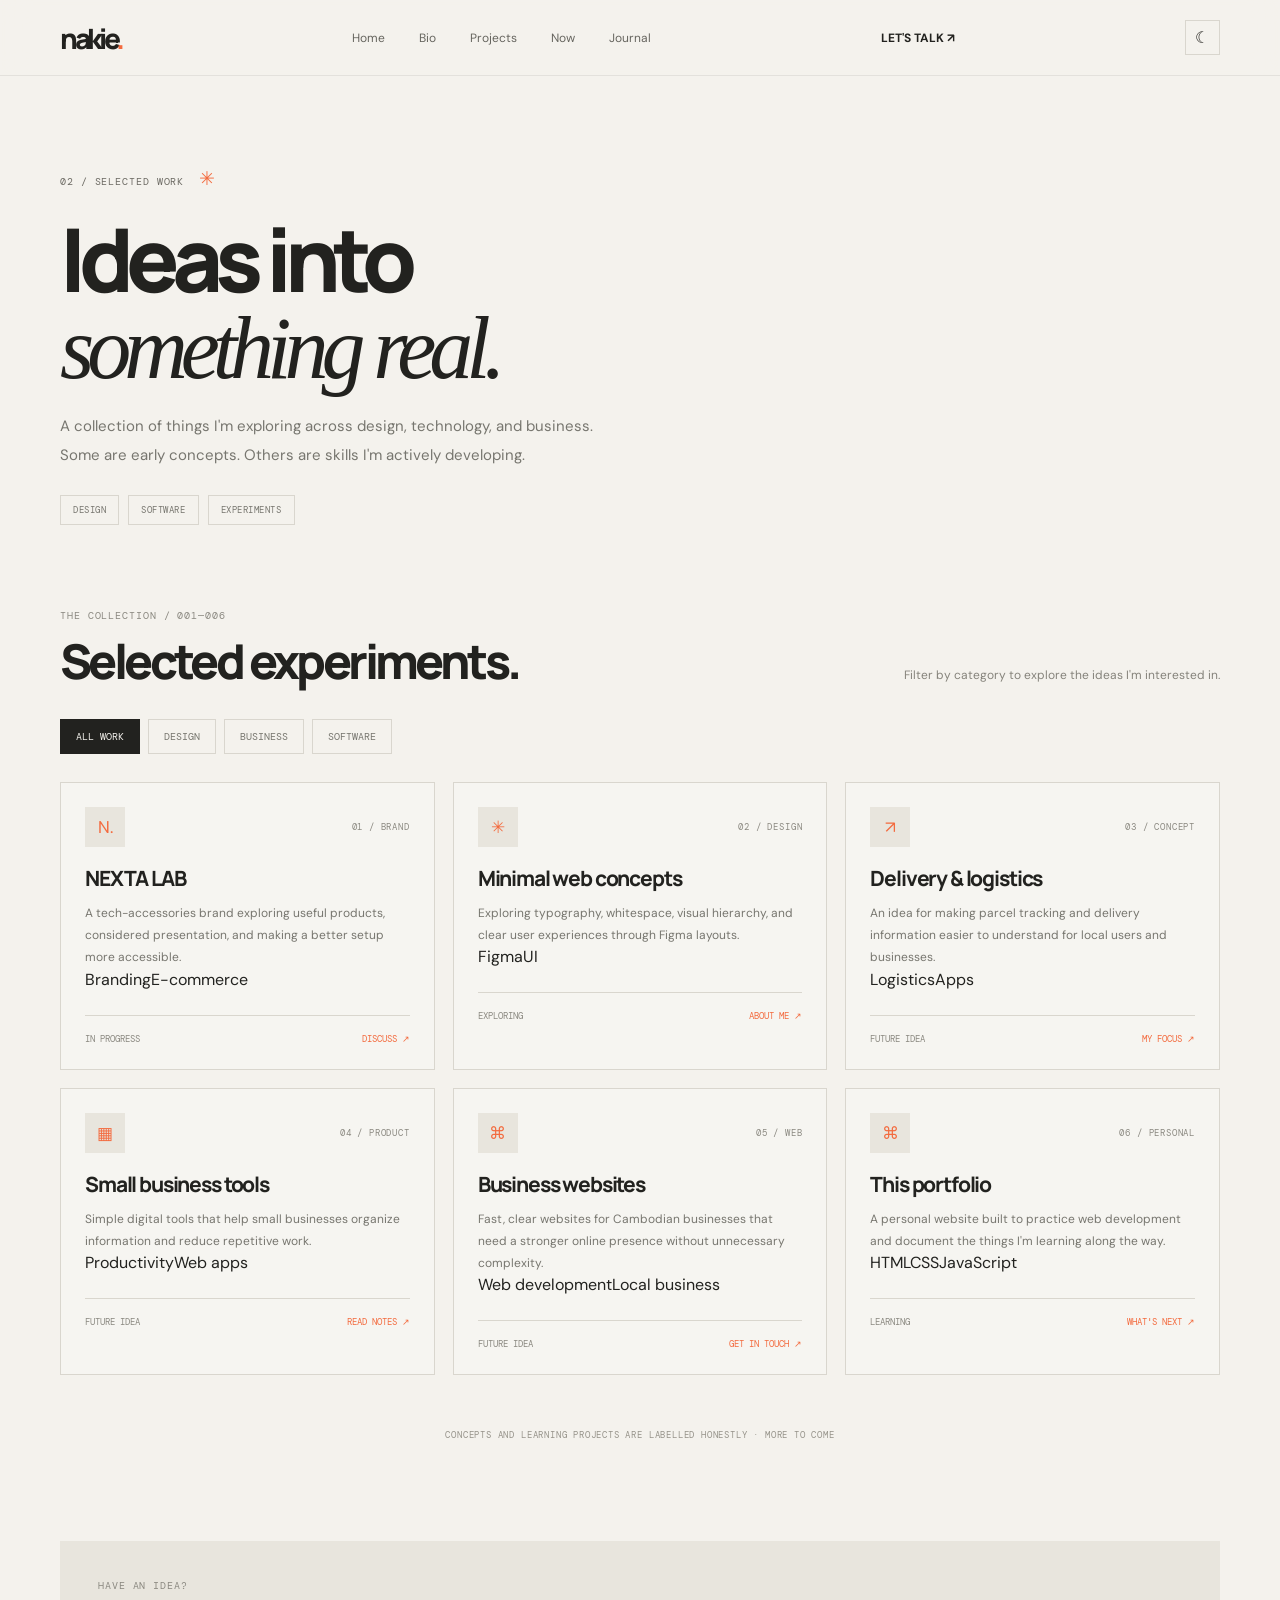
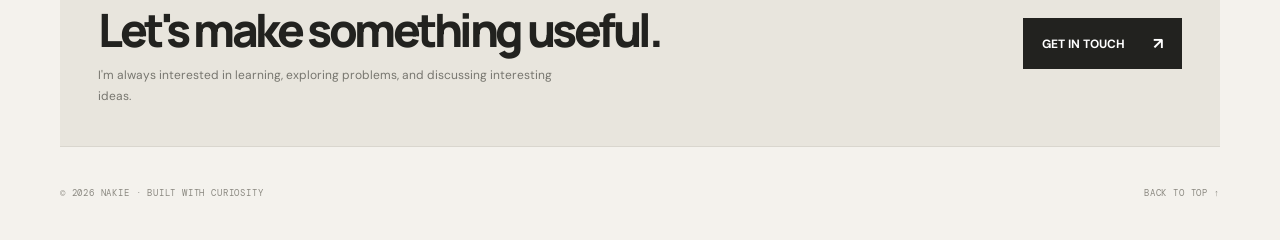
<file: projects.html>
<!doctype html>
<html lang="en">
<head>
  <meta charset="utf-8">
  <meta name="viewport" content="width=device-width, initial-scale=1">
  <meta name="description" content="Selected software, design, and business experiments by Nakie.">
  <title>Projects — Nakie</title>
  <script>
    try {
      const t = localStorage.getItem("nakie-theme");
      if (t) document.documentElement.dataset.theme = t;
    } catch {}
  </script>
  <link rel="preconnect" href="https://fonts.googleapis.com">
  <link rel="preconnect" href="https://fonts.gstatic.com" crossorigin>
  <link href="https://fonts.googleapis.com/css2?family=DM+Mono:wght@400;500&family=DM+Sans:wght@400;500;600;700&family=Manrope:wght@400;500;600;700;800&display=swap" rel="stylesheet">
  <link rel="stylesheet" href="style.css">
  <script src="script.js" defer></script>
</head>
<body>
<header class="navbar">
  <a class="logo" href="index.html">nakie<span>.</span></a>
  <nav class="nav-links" data-nav-links aria-label="Main navigation">
    <a href="index.html">Home</a><a href="bio.html">Bio</a>
    <a href="projects.html" aria-current="page">Projects</a>
    <a href="now.html">Now</a><a href="journal.html">Journal</a>
  </nav>
  <a class="nav-contact" href="contact.html">LET'S TALK ↗</a>
  <button class="theme-toggle" data-theme-toggle type="button" aria-label="Switch theme">☾</button>
  <button class="menu-toggle" data-menu-toggle type="button" aria-label="Open navigation" aria-expanded="false">☰</button>
</header>

<main>
  <section class="section inner-hero">
    <div class="eyebrow">02 / SELECTED WORK <span class="orange">✳</span></div>
    <h1>Ideas into<br><span class="serif">something real.</span></h1>
    <p>A collection of things I'm exploring across design, technology, and business. Some are early concepts. Others are skills I'm actively developing.</p>
    <div class="inner-meta"><span>DESIGN</span><span>SOFTWARE</span><span>EXPERIMENTS</span></div>
  </section>

  <section class="section inner-section">
    <div class="inner-heading reveal">
      <div><div class="section-label">THE COLLECTION / 001—006</div><h2>Selected experiments.</h2></div>
      <p>Filter by category to explore the ideas I'm interested in.</p>
    </div>

    <div class="filter-bar" aria-label="Project categories">
      <button class="filter-button" data-project-filter="all" aria-pressed="true">ALL WORK</button>
      <button class="filter-button" data-project-filter="design" aria-pressed="false">DESIGN</button>
      <button class="filter-button" data-project-filter="business" aria-pressed="false">BUSINESS</button>
      <button class="filter-button" data-project-filter="software" aria-pressed="false">SOFTWARE</button>
    </div>

    <div class="inner-grid">
      <article class="inner-card reveal" data-project-category="business design">
        <div class="inner-card-top"><span class="inner-icon">N.</span><span class="project-type">01 / BRAND</span></div>
        <h3>NEXTA LAB</h3>
        <p>A tech-accessories brand exploring useful products, considered presentation, and making a better setup more accessible.</p>
        <div class="card-tags"><span class="tag">Branding</span><span class="tag">E-commerce</span></div>
        <div class="inner-card-bottom"><span>IN PROGRESS</span><a href="contact.html">DISCUSS ↗</a></div>
      </article>

      <article class="inner-card reveal" data-project-category="design">
        <div class="inner-card-top"><span class="inner-icon">✳</span><span class="project-type">02 / DESIGN</span></div>
        <h3>Minimal web concepts</h3>
        <p>Exploring typography, whitespace, visual hierarchy, and clear user experiences through Figma layouts.</p>
        <div class="card-tags"><span class="tag">Figma</span><span class="tag">UI</span></div>
        <div class="inner-card-bottom"><span>EXPLORING</span><a href="bio.html">ABOUT ME ↗</a></div>
      </article>

      <article class="inner-card reveal" data-project-category="software">
        <div class="inner-card-top"><span class="inner-icon">↗</span><span class="project-type">03 / CONCEPT</span></div>
        <h3>Delivery & logistics</h3>
        <p>An idea for making parcel tracking and delivery information easier to understand for local users and businesses.</p>
        <div class="card-tags"><span class="tag">Logistics</span><span class="tag">Apps</span></div>
        <div class="inner-card-bottom"><span>FUTURE IDEA</span><a href="now.html">MY FOCUS ↗</a></div>
      </article>

      <article class="inner-card reveal" data-project-category="business software">
        <div class="inner-card-top"><span class="inner-icon">▦</span><span class="project-type">04 / PRODUCT</span></div>
        <h3>Small business tools</h3>
        <p>Simple digital tools that help small businesses organize information and reduce repetitive work.</p>
        <div class="card-tags"><span class="tag">Productivity</span><span class="tag">Web apps</span></div>
        <div class="inner-card-bottom"><span>FUTURE IDEA</span><a href="journal.html">READ NOTES ↗</a></div>
      </article>

      <article class="inner-card reveal" data-project-category="software business">
        <div class="inner-card-top"><span class="inner-icon">⌘</span><span class="project-type">05 / WEB</span></div>
        <h3>Business websites</h3>
        <p>Fast, clear websites for Cambodian businesses that need a stronger online presence without unnecessary complexity.</p>
        <div class="card-tags"><span class="tag">Web development</span><span class="tag">Local business</span></div>
        <div class="inner-card-bottom"><span>FUTURE IDEA</span><a href="contact.html">GET IN TOUCH ↗</a></div>
      </article>

      <article class="inner-card reveal" data-project-category="design software">
        <div class="inner-card-top"><span class="inner-icon">⌘</span><span class="project-type">06 / PERSONAL</span></div>
        <h3>This portfolio</h3>
        <p>A personal website built to practice web development and document the things I'm learning along the way.</p>
        <div class="card-tags"><span class="tag">HTML</span><span class="tag">CSS</span><span class="tag">JavaScript</span></div>
        <div class="inner-card-bottom"><span>LEARNING</span><a href="now.html">WHAT'S NEXT ↗</a></div>
      </article>
    </div>

    <p class="project-disclaimer">CONCEPTS AND LEARNING PROJECTS ARE LABELLED HONESTLY · MORE TO COME</p>
  </section>

  <section class="section">
    <div class="inner-cta reveal">
      <div><div class="section-label">HAVE AN IDEA?</div><h2>Let's make something useful.</h2><p>I'm always interested in learning, exploring problems, and discussing interesting ideas.</p></div>
      <a class="button button-dark" href="contact.html">GET IN TOUCH <span>↗</span></a>
    </div>
  </section>
</main>

<footer class="section footer">
  <span>© <span data-year></span> NAKIE · BUILT WITH CURIOSITY</span>
  <a class="back-top" href="#top" onclick="window.scrollTo({top:0,behavior:'smooth'});return false">BACK TO TOP ↑</a>
</footer>
</body>
</html>
</file>
<file: style.css>
:root {
  --paper: #f4f2ed;
  --ink: #22221f;
  --muted: #85847e;
  --orange: #f36b3f;
  --line: #d9d6ce;
  --blue: #b9d7dc;
  --sans: "DM Sans", sans-serif;
  --display: "Manrope", sans-serif;
  --mono: "DM Mono", monospace;
}

* {
  box-sizing: border-box;
  margin: 0;
  padding: 0;
}

html {
  scroll-behavior: smooth;
  scroll-padding-top: 90px;
}

body {
  background: var(--paper);
  color: var(--ink);
  font-family: var(--sans);
  -webkit-font-smoothing: antialiased;
}

a {
  color: inherit;
  text-decoration: none;
}

button {
  font: inherit;
}

.section {
  width: min(1160px, calc(100% - 64px));
  margin-inline: auto;
}

.orange {
  color: var(--orange);
}

.serif {
  font-family: Georgia, serif;
  font-style: italic;
  font-weight: 400;
  letter-spacing: -0.08em;
}

.small-mono,
.section-label,
.eyebrow,
.project-type,
.project-disclaimer,
.status,
.art-label,
.visual-top,
.visual-bottom {
  font-family: var(--mono);
  font-size: 10px;
  letter-spacing: 0.09em;
}

/* Navigation */

.navbar {
  height: 76px;
  padding: 0 max(32px, calc((100% - 1160px) / 2));
  display: flex;
  align-items: center;
  justify-content: space-between;
  gap: 30px;
  position: sticky;
  top: 0;
  z-index: 20;
  background: rgb(244 242 237 / 90%);
  backdrop-filter: blur(14px);
  border-bottom: 1px solid rgb(34 34 31 / 8%);
}

.logo {
  font: 800 28px var(--display);
  letter-spacing: -0.12em;
}

.logo span {
  color: var(--orange);
}

.nav-links {
  display: flex;
  gap: 34px;
  color: #66655f;
  font-size: 12px;
}

.nav-links a,
.text-link,
.back-top {
  transition: color 0.2s;
}

.nav-links a:hover,
.text-link:hover,
.back-top:hover {
  color: var(--orange);
}

.nav-contact {
  font-size: 12px;
  font-weight: 700;
}

.menu-toggle {
  display: none;
  border: 0;
  background: none;
  cursor: pointer;
}

/* Hero */

.hero {
  padding-top: 74px;
}

.status {
  display: flex;
  align-items: center;
  gap: 10px;
  color: #77766f;
}

.status-dot {
  width: 7px;
  height: 7px;
  background: #5b9e75;
  border-radius: 50%;
  box-shadow: 0 0 0 4px #5b9e751a;
}

.status-year {
  margin-left: auto;
}

.hero-grid {
  display: grid;
  grid-template-columns: 1.02fr 0.98fr;
  gap: 44px;
  align-items: center;
  padding: 66px 0 58px;
}

.eyebrow {
  color: #6d6b64;
}

.eyebrow .orange {
  margin-left: 8px;
  font-size: 19px;
}

.hero h1 {
  margin: 25px 0 24px;
  font: 800 clamp(56px, 7.2vw, 96px)/0.99 var(--display);
  letter-spacing: -0.085em;
}

.hero-description {
  max-width: 385px;
  color: #77766f;
  font-size: 15px;
  line-height: 1.8;
}

.hero-actions {
  display: flex;
  align-items: center;
  flex-wrap: wrap;
  gap: 27px;
  margin-top: 34px;
}

.button {
  display: inline-flex;
  align-items: center;
  gap: 28px;
  padding: 15px 19px;
  font-size: 12px;
  font-weight: 700;
  transition: transform 0.2s;
}

.button:hover {
  transform: translateY(-3px);
}

.button-dark {
  background: var(--ink);
  color: white;
}

.button span {
  font-size: 16px;
}

.text-link {
  font-size: 12px;
  font-weight: 600;
}

/* Abstract hero artwork */

.hero-art {
  height: 410px;
  position: relative;
  overflow: hidden;
  background: #e7e3d9;
}

.art-label {
  position: absolute;
  z-index: 3;
  color: #5b5a53;
  font-size: 9px;
}

.top-label {
  top: 22px;
  left: 24px;
}

.bottom-label {
  right: 23px;
  bottom: 21px;
}

.orbit {
  position: absolute;
  top: 50%;
  left: 50%;
  width: 320px;
  height: 320px;
  border: 1px solid #b9b3a8;
  border-radius: 50%;
  transform: translate(-50%, -50%);
}

.orbit-one {
  width: 380px;
  height: 380px;
}

.orbit-two {
  width: 265px;
  height: 265px;
  border-style: dashed;
}

.sun {
  position: absolute;
  top: 50%;
  left: 50%;
  width: 168px;
  height: 168px;
  border-radius: 50%;
  background: var(--orange);
  transform: translate(-50%, -50%);
  box-shadow: 0 0 0 15px #f36b3f1c;
}

.art-card {
  position: absolute;
  z-index: 2;
  box-shadow: 0 12px 30px #29251d18;
}

.card-orange {
  left: 11%;
  top: 26%;
  width: 120px;
  height: 128px;
  padding: 15px;
  background: #f3a17e;
  display: flex;
  flex-direction: column;
  justify-content: space-between;
  transform: rotate(-8deg);
}

.card-symbol {
  font-size: 27px;
}

.card-orange .small-mono {
  font-size: 8px;
  line-height: 1.5;
}

.card-paper {
  right: 10%;
  bottom: 17%;
  width: 132px;
  height: 151px;
  padding: 15px;
  background: #f7f5ef;
  display: flex;
  flex-direction: column;
  justify-content: space-between;
  transform: rotate(8deg);
}

.card-paper .small-mono {
  font-size: 8px;
  color: #929087;
}

.paper-text {
  font: italic 17px Georgia, serif;
}

.art-sticker {
  position: absolute;
  z-index: 3;
  top: 12%;
  right: 15%;
  width: 82px;
  height: 82px;
  border-radius: 50%;
  background: #c1dadd;
  display: grid;
  place-content: center;
  text-align: center;
  font: 800 10px/1.2 var(--display);
  transform: rotate(12deg);
}

.hero-bottom {
  display: flex;
  align-items: center;
  gap: 17px;
  padding: 20px 0 29px;
  border-top: 1px solid var(--line);
  color: #88877f;
  font: 9px var(--mono);
  letter-spacing: 0.1em;
}

.scroll-line {
  width: 65px;
  height: 1px;
  background: var(--line);
}

/* About */

.about {
  width: 100%;
  padding: 100px max(32px, calc((100% - 1160px) / 2)) 104px;
  background: #e8e5dd;
  display: grid;
  grid-template-columns: 1fr 2fr;
  gap: 50px;
}

.section-label {
  color: #8b8981;
}

.about h2,
.future h2 {
  font: 800 clamp(43px, 5.5vw, 70px)/1.04 var(--display);
  letter-spacing: -0.075em;
}

.muted {
  color: #aaa69b;
}

.about-bottom {
  display: grid;
  grid-template-columns: 1fr 0.75fr;
  gap: 40px;
  align-items: start;
  margin-top: 38px;
}

.about-bottom > p {
  max-width: 440px;
  color: #696861;
  font-size: 14px;
  line-height: 1.85;
}

.learning-note {
  display: flex;
  flex-direction: column;
  gap: 12px;
  padding-left: 18px;
  border-left: 1px solid #c6c2b8;
}

.note-star {
  font-size: 21px;
}

.learning-note .small-mono {
  color: #88867d;
  font-size: 9px;
}

.learning-note strong {
  font-size: 12px;
  line-height: 1.5;
}

/* Projects */

.work {
  padding-top: 106px;
  padding-bottom: 94px;
}

.section-heading {
  display: flex;
  justify-content: space-between;
  align-items: end;
  margin-bottom: 42px;
}

.section-heading h2 {
  margin-top: 20px;
  font: 800 clamp(35px, 4.3vw, 54px)/1.05 var(--display);
  letter-spacing: -0.075em;
}

.heading-note {
  margin-bottom: 4px;
  color: #85837b;
  font-size: 12px;
  line-height: 1.7;
}

.project-grid {
  display: grid;
  grid-template-columns: 1fr 1fr;
  gap: 43px 24px;
}

.project-featured {
  grid-column: 1 / -1;
}

.project-visual {
  height: 260px;
  position: relative;
  display: block;
  overflow: hidden;
}

.project-featured .project-visual {
  height: 330px;
}

.nexta-visual {
  padding: 22px;
  background: #d8e2d7;
  display: flex;
  flex-direction: column;
  justify-content: space-between;
}

.visual-top,
.visual-bottom {
  position: relative;
  z-index: 2;
  display: flex;
  justify-content: space-between;
  font-size: 9px;
}

.nexta-type {
  position: absolute;
  z-index: 1;
  top: 25%;
  left: 10%;
  font: 800 clamp(65px, 11vw, 140px)/0.78 var(--display);
  letter-spacing: -0.1em;
}

.nexta-type span {
  color: var(--orange);
}

.nexta-type sup {
  margin-left: 8px;
  font: italic 17px Georgia;
  vertical-align: top;
}

.nexta-orb {
  position: absolute;
  top: 17%;
  right: 13%;
  width: 235px;
  height: 235px;
  border-radius: 50%;
  background: #f0a17e;
  mix-blend-mode: multiply;
}

.visual-bottom {
  align-items: center;
}

.visual-bottom span:last-child {
  font-size: 19px;
}

/* Website concept card */

.interface-visual {
  padding: 16px;
  background: #d9e2e6;
}

.browser-bar {
  height: 28px;
  padding: 0 9px;
  display: flex;
  align-items: center;
  gap: 5px;
  border-radius: 3px;
  background: #f6f5ef;
}

.browser-bar > span {
  width: 5px;
  height: 5px;
  border-radius: 50%;
  background: #bbb9b1;
}

.browser-bar small {
  margin: auto;
  color: #8b8981;
  font: 8px var(--mono);
}

.ui-content {
  position: relative;
  width: 80%;
  height: 190px;
  margin: 26px auto 0;
  padding: 23px;
  background: var(--paper);
}

.ui-content > .small-mono {
  color: #8a8880;
  font-size: 8px;
}

.ui-content h3 {
  margin-top: 18px;
  font: 800 30px/0.95 var(--display);
  letter-spacing: -0.07em;
}

.ui-content h3 em {
  color: var(--orange);
  font: italic 30px Georgia;
}

.ui-line {
  height: 1px;
  margin: 16px 0;
  background: #d8d5cd;
}

.ui-pills {
  display: flex;
  gap: 7px;
}

.ui-pills span {
  padding: 5px 9px;
  border: 1px solid #d4d0c6;
  border-radius: 30px;
  font: 8px var(--mono);
}

.ui-circle {
  position: absolute;
  right: 18px;
  bottom: 18px;
  width: 36px;
  height: 36px;
  border-radius: 50%;
  background: var(--orange);
  color: white;
  display: grid;
  place-items: center;
}

/* Idea card */

.idea-visual {
  padding: 22px;
  background: #f0d3bd;
}

.idea-stamp {
  position: absolute;
  top: 20px;
  right: 20px;
  padding: 8px;
  border: 1px solid #a87e65;
  font: 9px/1.6 var(--mono);
  transform: rotate(8deg);
}

.idea-big {
  position: absolute;
  z-index: 2;
  top: 30%;
  left: 10%;
  font: 800 clamp(50px, 7vw, 80px)/0.8 var(--display);
  letter-spacing: -0.1em;
}

.idea-big span {
  color: var(--orange);
}

.idea-path {
  position: absolute;
  right: 2%;
  bottom: 8%;
  width: 68%;
  height: 40%;
}

.idea-footer {
  position: absolute;
  left: 22px;
  bottom: 20px;
  font: 9px var(--mono);
}

.project-info {
  display: flex;
  justify-content: space-between;
  gap: 20px;
  padding-top: 18px;
}

.project-type {
  color: #8b8981;
  font-size: 9px;
}

.project-info h3 {
  margin: 9px 0;
  font: 700 20px var(--display);
  letter-spacing: -0.04em;
}

.project-info p {
  max-width: 420px;
  color: #77756e;
  font-size: 12px;
  line-height: 1.75;
}

.project-arrow {
  padding-top: 3px;
  color: var(--orange);
  font-size: 21px;
}

.project-disclaimer {
  margin-top: 54px;
  color: #96938a;
  text-align: center;
  font-size: 9px;
}

/* Future plans */

.future {
  width: 100%;
  padding: 95px max(32px, calc((100% - 1160px) / 2)) 100px;
  background: #23231f;
  color: var(--paper);
  display: grid;
  grid-template-columns: 0.9fr 1.1fr;
  gap: 70px;
}

.future .section-label {
  color: #99988f;
}

.future h2 {
  margin-top: 25px;
}

.future h2 .serif {
  color: var(--blue);
}

.future-list {
  border-top: 1px solid #484841;
}

.future-item {
  display: grid;
  grid-template-columns: 32px 1fr 30px;
  gap: 18px;
  align-items: start;
  padding: 24px 0;
  border-bottom: 1px solid #484841;
}

.future-number {
  padding-top: 6px;
  color: #aaa89f;
  font: 9px var(--mono);
}

.future-item h3 {
  margin-bottom: 8px;
  font-size: 15px;
}

.future-item p {
  max-width: 380px;
  color: #aaa89f;
  font-size: 12px;
  line-height: 1.7;
}

.future-icon {
  color: var(--orange);
  text-align: right;
  font-size: 20px;
}

/* Contact */

.contact {
  padding-top: 94px;
  padding-bottom: 70px;
}

.contact-panel {
  position: relative;
  min-height: 360px;
  padding: 25px 32px 36px;
  overflow: hidden;
  background: var(--orange);
}

.contact-top {
  display: flex;
  justify-content: space-between;
  gap: 20px;
  font: 9px var(--mono);
  letter-spacing: 0.09em;
}

.contact-panel h2 {
  position: relative;
  z-index: 1;
  margin: 44px 0 16px;
  font: 800 clamp(45px, 6vw, 76px)/0.96 var(--display);
  letter-spacing: -0.08em;
}

.contact-panel h2 .serif {
  color: #f8d9c9;
}

.contact-panel > p {
  position: relative;
  z-index: 1;
  max-width: 340px;
  margin-bottom: 24px;
  font-size: 12px;
  line-height: 1.7;
}

.button-light {
  position: relative;
  z-index: 1;
  background: var(--paper);
}

.contact-spark {
  position: absolute;
  top: 20%;
  right: 10%;
  color: #f89a79;
  font-size: 220px;
  line-height: 1;
  transform: rotate(-15deg);
}

/* Footer */

.footer {
  min-height: 94px;
  display: flex;
  align-items: center;
  justify-content: space-between;
  border-top: 1px solid var(--line);
}

.footer > span,
.back-top {
  color: #8b8981;
  font: 9px var(--mono);
  letter-spacing: 0.09em;
}

/* Responsive */

@media (min-width: 1200px) {
  .hero-art {
    height: 440px;
  }
}

@media (max-width: 760px) {
  .section {
    width: calc(100% - 38px);
  }

  .navbar {
    height: 65px;
    padding: 0 19px;
    gap: 15px;
  }

  .nav-links {
    display: none;
    position: absolute;
    top: 65px;
    left: 0;
    right: 0;
    padding: 20px 24px;
    flex-direction: column;
    gap: 20px;
    background: var(--paper);
    border-bottom: 1px solid var(--line);
  }

  .nav-links.open {
    display: flex;
  }

  .nav-contact {
    margin-left: auto;
  }

  .menu-toggle {
    display: block;
    font-size: 20px;
  }

  .hero {
    padding-top: 48px;
  }

  .status {
    font-size: 8px;
    gap: 7px;
  }

  .hero-grid {
    grid-template-columns: 1fr;
    gap: 42px;
    padding: 44px 0 35px;
  }

  .hero h1 {
    font-size: clamp(57px, 15vw, 86px);
  }

  .hero-description {
    font-size: 14px;
  }

  .hero-art {
    height: 330px;
  }

  .card-orange {
    left: 8%;
    top: 26%;
    width: 100px;
    height: 110px;
  }

  .card-paper {
    right: 8%;
    width: 110px;
    height: 130px;
  }

  .art-sticker {
    top: 10%;
    right: 13%;
    width: 70px;
    height: 70px;
  }

  .about,
  .future {
    width: 100%;
    padding: 65px 19px;
    grid-template-columns: 1fr;
    gap: 28px;
  }

  .about h2,
  .future h2 {
    font-size: clamp(43px, 12vw, 63px);
  }

  .about-bottom {
    grid-template-columns: 1fr;
    gap: 27px;
    margin-top: 27px;
  }

  .work {
    padding-top: 70px;
    padding-bottom: 65px;
  }

  .section-heading {
    align-items: start;
    flex-direction: column;
    gap: 18px;
    margin-bottom: 30px;
  }

  .project-grid {
    grid-template-columns: 1fr;
    gap: 34px;
  }

  .project-featured {
    grid-column: auto;
  }

  .project-featured .project-visual {
    height: 260px;
  }

  .project-visual {
    height: 240px;
  }

  .nexta-type {
    font-size: clamp(62px, 17vw, 100px);
  }

  .nexta-orb {
    width: 170px;
    height: 170px;
    right: 8%;
    top: 24%;
  }

  .project-disclaimer {
    line-height: 1.8;
    margin-top: 35px;
  }

  .future {
    gap: 40px;
  }

  .future-item {
    grid-template-columns: 25px 1fr 25px;
    gap: 12px;
  }

  .contact {
    padding-top: 58px;
    padding-bottom: 45px;
  }

  .contact-panel {
    min-height: 340px;
    padding: 20px;
  }

  .contact-top span:last-child {
    max-width: 140px;
    text-align: right;
    line-height: 1.6;
  }

  .contact-panel h2 {
    margin-top: 48px;
    font-size: clamp(45px, 12vw, 66px);
  }

  .contact-spark {
    top: 27%;
    right: -3%;
    font-size: 160px;
    opacity: 0.75;
  }

  .footer {
    min-height: 80px;
    gap: 12px;
  }

  .footer > span,
  .back-top {
    font-size: 8px;
  }
}

@media (prefers-reduced-motion: reduce) {
  html {
    scroll-behavior: auto;
  }

  *,
  *::before,
  *::after {
    transition: none !important;
  }
}

/* =====================================
   PORTFOLIO INNER PAGES + INTERACTIONS
   Add below your existing CSS
   ===================================== */

/* Dark theme */

html[data-theme="dark"] {
  color-scheme: dark;
  --paper: #20201d;
  --ink: #f4f2ed;
  --muted: #aaa79e;
  --orange: #ff895f;
  --line: #444139;
  --blue: #b9d7dc;
}

html[data-theme="dark"] body,
html[data-theme="dark"] .navbar,
html[data-theme="dark"] .nav-links {
  background: var(--paper);
  color: var(--ink);
}

html[data-theme="dark"] .navbar {
  background: rgb(32 32 29 / 90%);
  border-bottom-color: var(--line);
}

html[data-theme="dark"] .nav-links {
  color: var(--muted);
}

html[data-theme="dark"] .about {
  background: #292923;
}

html[data-theme="dark"] .about-bottom > p,
html[data-theme="dark"] .project-info p {
  color: #c0bdb3;
}

html[data-theme="dark"] .hero-art {
  background: #34342e;
}

html[data-theme="dark"] .art-label,
html[data-theme="dark"] .eyebrow,
html[data-theme="dark"] .status,
html[data-theme="dark"] .heading-note,
html[data-theme="dark"] .section-label {
  color: #b5b1a7;
}

html[data-theme="dark"] .orbit {
  border-color: #646056;
}

html[data-theme="dark"] .card-paper,
html[data-theme="dark"] .ui-content {
  background: #f4f2ed;
  color: #22221f;
}

html[data-theme="dark"] .project-type,
html[data-theme="dark"] .project-disclaimer,
html[data-theme="dark"] .footer > span,
html[data-theme="dark"] .back-top {
  color: #aaa79e;
}

html[data-theme="dark"] .filter-button {
  border-color: var(--line);
  color: var(--muted);
}

html[data-theme="dark"] .filter-button[aria-pressed="true"] {
  background: var(--orange);
  border-color: var(--orange);
  color: #20201d;
}

html[data-theme="dark"] .inner-card,
html[data-theme="dark"] .journal-search,
html[data-theme="dark"] .form-input {
  background: #292923;
  border-color: var(--line);
  color: var(--ink);
}

html[data-theme="dark"] .inner-card {
  box-shadow: none;
}

html[data-theme="dark"] .inner-card:hover {
  border-color: var(--orange);
}

html[data-theme="dark"] .tag {
  background: #37362f;
  color: #d0ccc2;
}

html[data-theme="dark"] .progress-track {
  background: #414037;
}

html[data-theme="dark"] .nav-links.open {
  background: var(--paper);
}

/* Theme toggle */

.theme-toggle {
  width: 35px;
  height: 35px;
  display: grid;
  place-items: center;
  border: 1px solid var(--line);
  background: transparent;
  color: var(--ink);
  cursor: pointer;
  font-size: 16px;
}

.theme-toggle:hover {
  border-color: var(--orange);
  color: var(--orange);
}

/* Inner page header */

.inner-hero {
  padding-top: 90px;
  padding-bottom: 52px;
}

.inner-hero h1 {
  max-width: 900px;
  margin: 24px 0 20px;
  font: 800 clamp(48px, 8vw, 88px)/0.98 var(--display);
  letter-spacing: -0.085em;
}

.inner-hero > p {
  max-width: 570px;
  color: #77766f;
  font-size: 15px;
  line-height: 1.9;
}

html[data-theme="dark"] .inner-hero > p {
  color: #b7b3a9;
}

.inner-meta {
  display: flex;
  flex-wrap: wrap;
  gap: 9px;
  margin-top: 26px;
}

.inner-meta span {
  padding: 8px 12px;
  border: 1px solid var(--line);
  color: #77766f;
  font: 9px var(--mono);
  letter-spacing: .06em;
}

html[data-theme="dark"] .inner-meta span {
  color: #c4c0b6;
}

/* Inner page content */

.inner-section {
  padding-top: 32px;
  padding-bottom: 100px;
}

.inner-heading {
  display: flex;
  justify-content: space-between;
  align-items: end;
  gap: 24px;
  margin-bottom: 32px;
}

.inner-heading h2 {
  margin-top: 14px;
  font: 800 clamp(32px, 4vw, 48px)/1.05 var(--display);
  letter-spacing: -.075em;
}

.inner-heading > p {
  max-width: 380px;
  color: #85837b;
  font-size: 12px;
  line-height: 1.8;
}

/* Inner cards */

.inner-grid {
  display: grid;
  grid-template-columns: repeat(3, minmax(0, 1fr));
  gap: 18px;
}

.inner-card {
  min-width: 0;
  padding: 24px;
  border: 1px solid var(--line);
  background: rgb(255 255 255 / 20%);
  transition: transform .25s, border-color .25s, background .25s;
}

.inner-card:hover {
  transform: translateY(-4px);
  border-color: var(--orange);
}

.inner-card h3 {
  margin: 19px 0 11px;
  font: 750 21px/1.2 var(--display);
  letter-spacing: -.055em;
}

.inner-card p {
  color: #77766f;
  font-size: 12px;
  line-height: 1.85;
}

html[data-theme="dark"] .inner-card p {
  color: #b7b3a9;
}

.inner-card-top {
  display: flex;
  align-items: center;
  justify-content: space-between;
  gap: 10px;
}

.inner-icon {
  width: 40px;
  height: 40px;
  display: grid;
  place-items: center;
  background: #e8e5dd;
  color: var(--orange);
  font-size: 17px;
}

html[data-theme="dark"] .inner-icon {
  background: #38372f;
}

.inner-card-bottom {
  display: flex;
  justify-content: space-between;
  align-items: center;
  gap: 12px;
  margin-top: 25px;
  padding-top: 17px;
  border-top: 1px solid var(--line);
  font: 9px var(--mono);
  color: #8b8981;
}

.inner-card-bottom a {
  color: var(--orange);
}

/* Filters and search */

.filter-bar {
  display: flex;
  flex-wrap: wrap;
  gap: 8px;
  margin-bottom: 28px;
}

.filter-button {
  padding: 10px 15px;
  border: 1px solid var(--line);
  background: transparent;
  color: #77766f;
  font: 10px var(--mono);
  cursor: pointer;
  transition: .2s;
}

.filter-button:hover,
.filter-button[aria-pressed="true"] {
  border-color: var(--ink);
  background: var(--ink);
  color: var(--paper);
}

.inner-card[hidden] {
  display: none !important;
}

.journal-search {
  width: min(100%, 440px);
  padding: 14px 16px;
  margin-bottom: 20px;
  border: 1px solid var(--line);
  border-radius: 0;
  background: transparent;
  color: var(--ink);
  font: 12px var(--sans);
  outline-offset: 3px;
}

.journal-search:focus,
.form-input:focus {
  outline: 1px solid var(--orange);
  border-color: var(--orange);
}

/* Timeline and progress */

.inner-timeline {
  border-top: 1px solid var(--line);
}

.inner-timeline-item {
  display: grid;
  grid-template-columns: 145px 1fr;
  gap: 25px;
  padding: 26px 0;
  border-bottom: 1px solid var(--line);
}

.timeline-date {
  color: var(--orange);
  font: 10px var(--mono);
  letter-spacing: .08em;
}

.inner-timeline-item h3 {
  margin-bottom: 9px;
  font: 750 20px var(--display);
  letter-spacing: -.04em;
}

.inner-timeline-item p {
  max-width: 620px;
  color: #77766f;
  font-size: 13px;
  line-height: 1.85;
}

html[data-theme="dark"] .inner-timeline-item p {
  color: #b7b3a9;
}

.progress-item {
  margin-top: 26px;
}

.progress-item:first-child {
  margin-top: 0;
}

.progress-caption {
  display: flex;
  justify-content: space-between;
  gap: 15px;
  margin-bottom: 10px;
  font-size: 12px;
}

.progress-caption span:last-child {
  color: #85837b;
  font: 9px var(--mono);
}

.progress-track {
  height: 5px;
  overflow: hidden;
  background: #e1ded6;
}

.progress-fill {
  height: 100%;
  background: var(--orange);
  transform-origin: left;
}

.js-ready .progress-fill {
  transform: scaleX(0);
  transition: transform .9s ease;
}

.js-ready .progress-fill.is-visible {
  transform: scaleX(1);
}

/* Contact page */

.contact-layout {
  display: grid;
  grid-template-columns: .85fr 1.15fr;
  gap: 60px;
}

.contact-details {
  margin-top: 30px;
  border-top: 1px solid var(--line);
}

.contact-detail {
  display: flex;
  align-items: center;
  gap: 14px;
  padding: 18px 0;
  border-bottom: 1px solid var(--line);
}

.contact-detail strong {
  display: block;
  font-size: 12px;
}

.contact-detail small {
  display: block;
  margin-top: 4px;
  color: #85837b;
  font-size: 11px;
  overflow-wrap: anywhere;
}

.contact-form {
  display: grid;
  gap: 19px;
  padding: 27px;
  border: 1px solid var(--line);
}

.contact-form h2 {
  font: 800 32px var(--display);
  letter-spacing: -.065em;
}

.contact-form > p {
  color: #85837b;
  font-size: 12px;
  line-height: 1.8;
}

.form-field {
  display: grid;
  gap: 8px;
}

.form-field label {
  font: 10px var(--mono);
  letter-spacing: .05em;
}

.form-input {
  width: 100%;
  min-height: 45px;
  padding: 12px 13px;
  border: 1px solid var(--line);
  border-radius: 0;
  background: transparent;
  color: var(--ink);
  font: 12px var(--sans);
}

textarea.form-input {
  min-height: 130px;
  resize: vertical;
}

.form-submit {
  width: fit-content;
  border: 0;
  cursor: pointer;
}

/* CTA and footer */

.inner-cta {
  display: flex;
  justify-content: space-between;
  align-items: center;
  gap: 28px;
  padding: 38px;
  background: #e8e5dd;
}

html[data-theme="dark"] .inner-cta {
  background: #292923;
}

.inner-cta h2 {
  margin: 14px 0 10px;
  font: 800 clamp(30px, 4vw, 46px)/1.05 var(--display);
  letter-spacing: -.075em;
}

.inner-cta p {
  max-width: 480px;
  color: #77766f;
  font-size: 12px;
  line-height: 1.8;
}

html[data-theme="dark"] .inner-cta p {
  color: #b7b3a9;
}

.inner-cta .button {
  flex-shrink: 0;
}

/* Reveal animations */

.reveal {
  opacity: 0;
  transform: translateY(15px);
  transition: opacity .6s ease, transform .6s ease;
}

.reveal.is-visible {
  opacity: 1;
  transform: translateY(0);
}

@media (prefers-reduced-motion: reduce) {
  .reveal {
    opacity: 1;
    transform: none;
    transition: none;
  }
}

@media (max-width: 850px) {
  .inner-grid {
    grid-template-columns: repeat(2, minmax(0, 1fr));
  }

  .contact-layout {
    grid-template-columns: 1fr;
    gap: 38px;
  }
}

@media (max-width: 600px) {
  .inner-hero {
    padding-top: 62px;
    padding-bottom: 35px;
  }

  .inner-hero h1 {
    font-size: clamp(49px, 14vw, 72px);
  }

  .inner-section {
    padding-bottom: 65px;
  }

  .inner-heading {
    align-items: start;
    flex-direction: column;
    gap: 10px;
  }

  .inner-grid {
    grid-template-columns: 1fr;
  }

  .inner-card {
    padding: 21px;
  }

  .inner-timeline-item {
    grid-template-columns: 1fr;
    gap: 10px;
  }

  .inner-cta {
    align-items: start;
    flex-direction: column;
    padding: 26px 22px;
  }

  .contact-form {
    padding: 21px;
  }

  .theme-toggle {
    width: 32px;
    height: 32px;
  }
}

.nav-actions {
  display: flex;
  align-items: center;
  gap: 12px;
}

.menu-toggle,
.theme-toggle {
  cursor: pointer;
}

/* Desktop: hide the mobile menu button */
.menu-toggle {
  display: none;
}

@media (max-width: 760px) {
  .menu-toggle {
    display: inline-flex;
    align-items: center;
    justify-content: center;
  }
}
</file>
